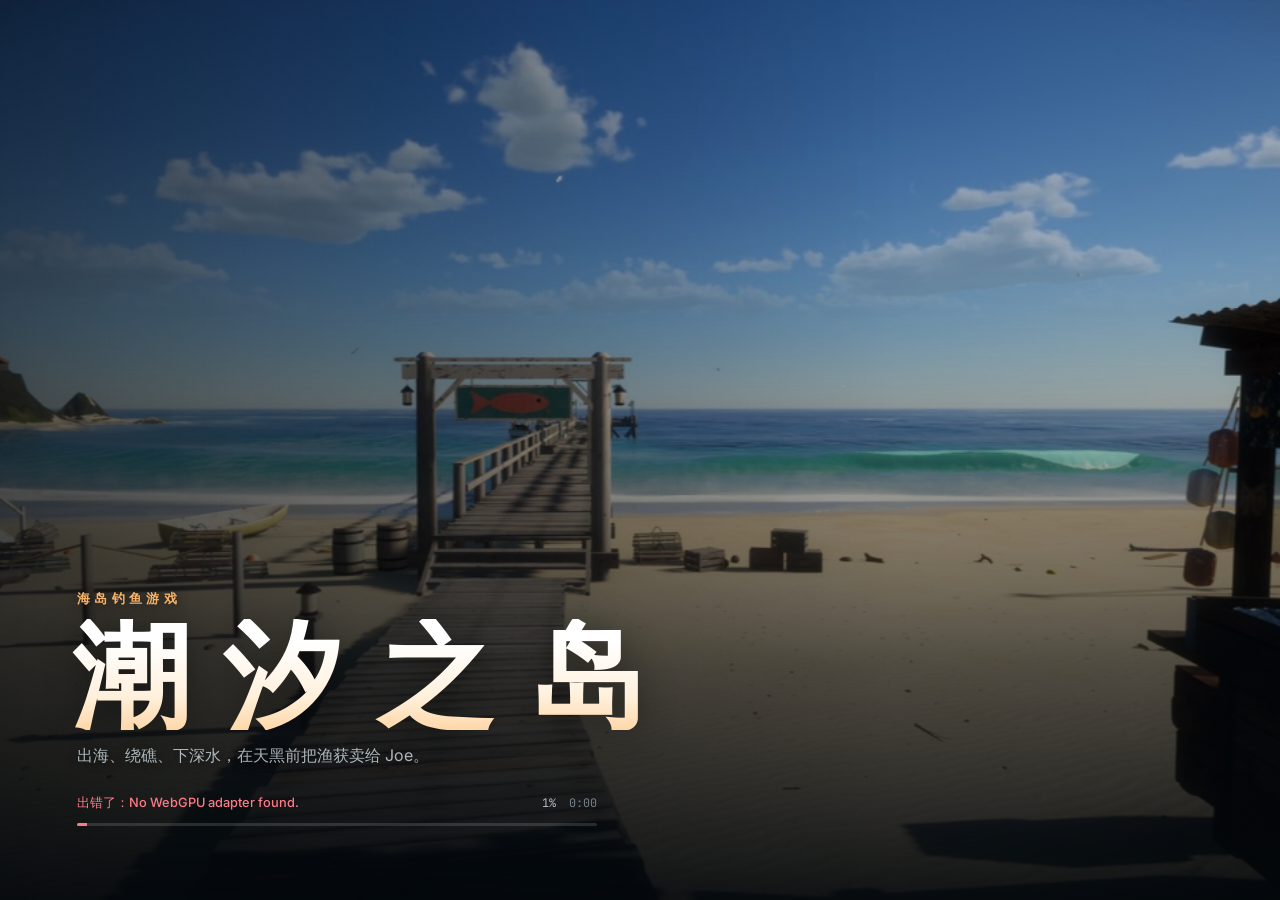
<file: public/tidewater/index.html>
<!doctype html>
<html lang="zh-CN">
<head>
	<meta charset="utf-8" />
	<meta name="viewport" content="width=device-width, initial-scale=1" />
	<title>Tidewater · 潮汐之岛</title>
	<link rel="preload" as="image" href="ui/keyart-720.jpg" imagesrcset="ui/keyart-720.jpg 1280w, ui/keyart.jpg 2560w" imagesizes="100vw" />
	<link rel="preconnect" href="https://fonts.googleapis.com" />
	<link rel="preconnect" href="https://fonts.gstatic.com" crossorigin />
	<link href="https://fonts.googleapis.com/css2?family=Inter:wght@400;500;600;700&family=JetBrains+Mono:wght@400;500&family=Caveat+Brush&family=Kalam:wght@400;700&display=swap" rel="stylesheet" />
	<style>html,body{background:#000;width:100%;height:100%;margin:0;padding:0;overflow:hidden}#app,#app canvas{display:block}#fps{z-index:50;color:#e8f6ff;pointer-events:none;-webkit-backdrop-filter:blur(8px);letter-spacing:.02em;background:#080e168c;border-radius:6px;padding:5px 9px;font:500 12px/1.2 JetBrains Mono,ui-monospace,monospace;position:fixed;top:10px;left:12px}</style>
  <script type="module" crossorigin src="./assets/index-CSNu-WaV.js"></script>
  <link rel="modulepreload" crossorigin href="./assets/GPU-CCgDO5fU.js">
  <link rel="modulepreload" crossorigin href="./assets/Frame-Baeda3sr.js">
  <link rel="stylesheet" crossorigin href="./assets/index-DSeFIWrR.css">
</head>
<body>
	<div id="app"></div>
	<div id="fps">-- fps</div>
	<div id="loader" role="status" aria-live="polite" aria-label="加载 Tidewater">
		<img class="loader-art" src="ui/keyart-720.jpg" srcset="ui/keyart-720.jpg 1280w, ui/keyart.jpg 2560w" sizes="100vw" alt="" decoding="async" fetchpriority="high" onload="this.classList.add('is-in')" />
		<div class="loader-scrim"></div>
		<div class="loader-inner">
			<div class="loader-brand">
				<p class="loader-kicker">海岛钓鱼游戏</p>
				<h1 class="loader-title">潮汐之岛</h1>
				<p class="loader-tagline">出海、绕礁、下深水，在天黑前把渔获卖给 Joe。</p>
			</div>
			<div class="loader-panel">
				<div class="loader-row">
					<span class="loader-status">正在启动…</span>
					<span class="loader-meta"><span class="loader-pct">0%</span><span class="loader-time">0:00</span></span>
				</div>
				<div class="loader-bar"><div class="loader-fill"></div><div class="loader-glint"></div></div>
				<div class="loader-note">首次启动需要编译着色器，可能要等一两分钟。之后访问会快很多。</div>
				<div class="loader-tips">
					<span class="loader-tip-label">小提示</span>
					<div class="loader-tip-list">
						<p class="loader-tip">按 <kbd>R</kbd> 拿出钓竿。按住鼠标左键蓄力，松开甩竿：按得越久，甩得越远。</p>
						<p class="loader-tip">盯紧浮标。先点几下，然后被拽下水：在那一刻按下鼠标左键刺鱼。</p>
						<p class="loader-tip">搏鱼时按住收线，但要把线的张力保持在绿区。鱼发力冲的时候松手，否则线会断。</p>
						<p class="loader-tip">哪里能钓到什么鱼，取决于你选的水域：浅滩、礁区、断崖外的深水，还有一天中的时间。</p>
						<p class="loader-tip">码头边鱼摊的 Joe 会收你的渔获。鱼越重越值钱，尽量带大的回去。</p>
						<p class="loader-tip">船屋的 Marta 卖升级装备：更强的鱼线、更快的渔轮、更大的船舱、更多燃料和探鱼器。</p>
						<p class="loader-tip">在船边按 <kbd>E</kbd> 登船，到舵轮再按 <kbd>E</kbd> 掌舵，再按一次即可离开，在甲板上走动。</p>
						<p class="loader-tip">按 <kbd>I</kbd> 打开冷藏箱和鱼类图鉴。从 Marta 那买的甲板灯能让你夜间垂钓。</p>
					</div>
				</div>
			</div>
		</div>
	</div>
</body>
</html>
</file>
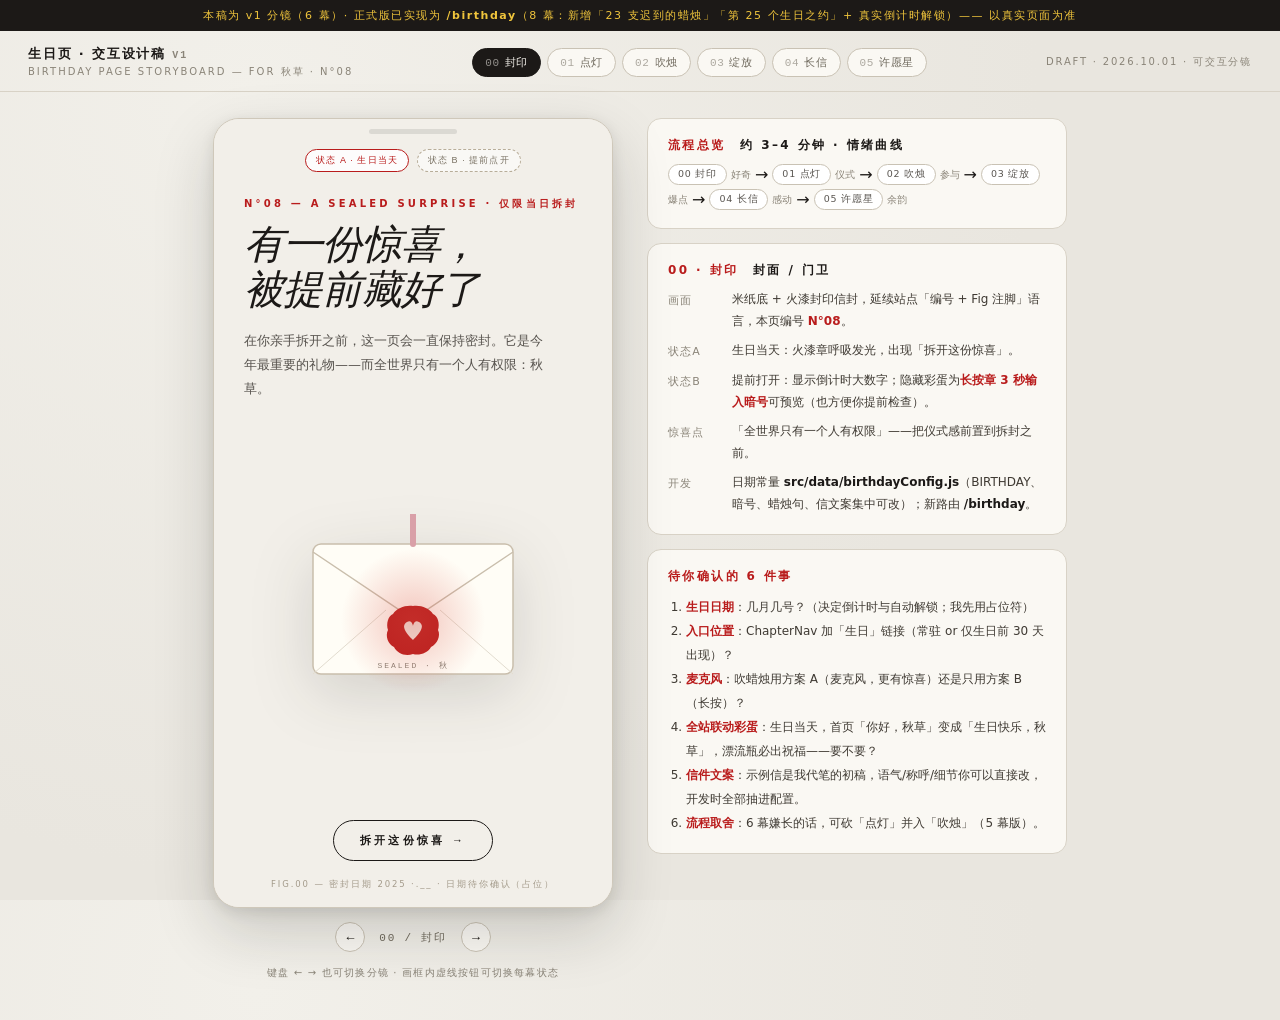
<file: design/birthday-mockup.html>
<!doctype html>
<html lang="zh-CN">
<head>
<meta charset="UTF-8" />
<meta name="viewport" content="width=device-width, initial-scale=1.0" />
<title>生日页 · 交互设计稿 v1 — For 秋草</title>
<style>
  /* ============ 设计稿工作台（非页面本体） ============ */
  * { margin: 0; padding: 0; box-sizing: border-box; }
  html, body { height: 100%; }
  body {
    font-family: "PingFang SC", "Microsoft Yahei", "Helvetica Neue", system-ui, sans-serif;
    background: #e9e6df;
    background-image: radial-gradient(circle at 20% 10%, #f2f0ea 0%, #e9e6df 60%);
    color: #1c1917;
    display: flex; flex-direction: column; min-height: 100vh;
  }
  .serif { font-family: Georgia, "Times New Roman", "Songti SC", serif; }
  .mono { font-family: "SF Mono", ui-monospace, Menlo, monospace; }

  /* ---------- 顶栏 ---------- */
  .topbar {
    display: flex; align-items: center; justify-content: space-between; gap: 16px;
    padding: 14px 28px 12px;
    border-bottom: 1px solid #d8d2c6;
    flex-wrap: wrap;
  }
  .topbar .brand { display: flex; flex-direction: column; gap: 2px; }
  .topbar .brand b { font-size: 13px; letter-spacing: 0.14em; }
  .topbar .brand span { font-size: 10px; letter-spacing: 0.2em; color: #8a8478; text-transform: uppercase; }
  .flow { display: flex; align-items: center; gap: 6px; flex-wrap: wrap; }
  .step-btn {
    border: 1px solid #c9c2b4; background: #faf8f3; color: #6e685c;
    font-size: 11px; letter-spacing: 0.06em; padding: 6px 12px; border-radius: 999px;
    cursor: pointer; transition: all .18s ease; white-space: nowrap;
  }
  .step-btn:hover { border-color: #1c1917; color: #1c1917; }
  .step-btn.on { background: #1c1917; color: #f2efe9; border-color: #1c1917; }
  .step-btn .no { opacity: .55; margin-right: 5px; font-family: ui-monospace, Menlo, monospace; }
  .topbar .meta { font-size: 10px; letter-spacing: .18em; color: #8a8478; text-transform: uppercase; }

  /* ---------- 主舞台 ---------- */
  .stage {
    flex: 1; display: flex; gap: 34px; align-items: flex-start; justify-content: center;
    padding: 26px 28px 40px; flex-wrap: wrap;
  }

  /* ---------- 手机画框 ---------- */
  .frame-wrap { display: flex; flex-direction: column; align-items: center; gap: 14px; }
  .frame {
    width: 400px; height: 790px; border-radius: 26px; overflow: hidden;
    border: 1px solid #cfc8ba;
    box-shadow: 0 24px 60px rgba(28,25,23,.18), 0 4px 14px rgba(28,25,23,.10);
    position: relative; background: #f2efe9;
  }
  .frame::after { /* 顶部小刘海点缀，示意手机端 */
    content: ""; position: absolute; top: 10px; left: 50%; transform: translateX(-50%);
    width: 88px; height: 5px; border-radius: 4px; background: rgba(28,25,23,.10); z-index: 90;
    pointer-events: none;
  }
  .frame-nav { display: flex; align-items: center; gap: 14px; font-size: 11px; letter-spacing: .16em; color: #6e685c; }
  .frame-nav button {
    border: 1px solid #c9c2b4; background: #faf8f3; width: 30px; height: 30px; border-radius: 50%;
    cursor: pointer; font-size: 13px; color: #1c1917; transition: all .18s ease;
  }
  .frame-nav button:hover { background: #1c1917; color: #f2efe9; border-color: #1c1917; }

  /* ---------- 场景通用 ---------- */
  .scene { display: none; position: absolute; inset: 0; }
  .scene.on { display: block; }
  .view { display: none; position: absolute; inset: 0; }
  .view.on { display: block; }
  .eyebrow {
    font-size: 10px; letter-spacing: .32em; text-transform: uppercase; font-weight: 600;
    color: #b91c1c;
  }
  .dark .eyebrow { color: #e8a79b; }
  .h1 {
    font-family: Georgia, "Times New Roman", "Songti SC", serif; font-style: italic;
    font-weight: 500; letter-spacing: -0.02em; line-height: 1.12;
  }
  .body { font-size: 13px; line-height: 1.85; }
  .fig {
    position: absolute; bottom: 16px; left: 0; right: 0; text-align: center;
    font-size: 8.5px; letter-spacing: .22em; text-transform: uppercase; color: #a39a8a;
  }
  .dark .fig { color: #6f665a; }

  /* 场景内的小状态切换器（演示用，开发时为真实交互） */
  .demo-toggles {
    position: absolute; top: 30px; left: 0; right: 0; z-index: 80;
    display: flex; justify-content: center; gap: 8px;
  }
  .demo-toggles button {
    font-size: 9px; letter-spacing: .12em; padding: 4px 10px; border-radius: 999px;
    border: 1px dashed #b8ad99; background: rgba(255,255,255,.55); color: #7a7264; cursor: pointer;
  }
  .demo-toggles button.on { border-style: solid; border-color: #b91c1c; color: #b91c1c; background: rgba(255,255,255,.85); }
  .dark .demo-toggles button { background: rgba(255,255,255,.06); color: #a89e8d; border-color: #6f665a; }
  .dark .demo-toggles button.on { color: #f0c53c; border-color: #f0c53c; background: rgba(240,197,60,.08); }
  .demo-hint {
    position: absolute; top: 56px; left: 0; right: 0; text-align: center; z-index: 80;
    font-size: 8.5px; letter-spacing: .14em; color: #a39a8a;
  }
  .dark .demo-hint { color: #6f665a; }

  /* ============ 00 · 封印 ============ */
  .sc0 { background: #f2efe9; }
  .sc0 .inner { position: absolute; inset: 0; padding: 78px 30px 46px; display: flex; flex-direction: column; }
  .sc0 .h1 { font-size: 40px; margin-top: 12px; }
  .sc0 .body { color: #57534e; margin-top: 16px; max-width: 300px; }
  .seal-stage { flex: 1; display: flex; align-items: center; justify-content: center; position: relative; }
  .envelope-wrap { position: relative; filter: drop-shadow(0 18px 30px rgba(28,25,23,.14)); }
  .seal-glow {
    position: absolute; left: 50%; top: 58%; transform: translate(-50%,-50%);
    width: 150px; height: 150px; border-radius: 50%;
    background: radial-gradient(circle, rgba(217,79,67,.32) 0%, rgba(217,79,67,0) 68%);
    animation: pulse 2.8s ease-in-out infinite;
  }
  @keyframes pulse { 0%,100% { opacity:.55; transform: translate(-50%,-50%) scale(1); } 50% { opacity:1; transform: translate(-50%,-50%) scale(1.12); } }
  .open-btn {
    margin-top: 8px; align-self: center;
    border: 1px solid #1c1917; border-radius: 999px; padding: 12px 26px;
    font-size: 11px; letter-spacing: .3em; text-transform: uppercase; font-weight: 600;
    background: transparent; color: #1c1917;
  }
  .count-stage { text-align: center; }
  .count-num {
    font-family: Georgia, serif; font-style: italic; font-size: 120px; line-height: 1;
    color: #1c1917; letter-spacing: -0.04em;
  }
  .count-label { font-size: 11px; letter-spacing: .3em; color: #8a8478; margin-top: 6px; }
  .count-tip {
    margin: 26px auto 0; max-width: 280px; background: #fffdf6; border: 1px solid #e5ded0;
    border-radius: 12px; padding: 12px 16px; font-size: 11px; line-height: 1.8; color: #6e685c;
    box-shadow: 0 8px 22px rgba(28,25,23,.07);
  }
  .count-tip b { color: #b91c1c; font-weight: 600; }

  /* ============ 01 · 点灯 ============ */
  .sc1 { background: #171310; }
  .sc1 .inner { position: absolute; inset: 0; padding: 74px 30px 46px; display: flex; flex-direction: column; color: #efe7d8; }
  .sc1 .h1 { font-size: 38px; margin-top: 12px; color: #f5efe4; }
  .sc1 .body { color: #b0a692; margin-top: 14px; max-width: 300px; }
  .cake-stage { flex: 1; display: flex; align-items: center; justify-content: center; position: relative; }
  .cake-glow {
    position: absolute; left: 50%; top: 42%; transform: translate(-50%,-50%);
    width: 300px; height: 300px; border-radius: 50%;
    background: radial-gradient(circle, rgba(240,180,70,.20) 0%, rgba(240,180,70,0) 65%);
    opacity: 0; transition: opacity 1.4s ease;
  }
  .cake-glow.lit { opacity: 1; }
  .tap-hint {
    position: absolute; left: 50%; top: 31%; transform: translate(-50%,-50%);
    width: 74px; height: 74px; border-radius: 50%; border: 1.5px dashed #c98a3a;
    animation: hintPulse 2s ease-in-out infinite;
  }
  @keyframes hintPulse { 0%,100% { transform: translate(-50%,-50%) scale(1); opacity:.9; } 50% { transform: translate(-50%,-50%) scale(1.16); opacity:.45; } }
  .tap-label {
    position: absolute; left: 50%; top: 24.5%; transform: translate(-50%,0);
    font-size: 9px; letter-spacing: .3em; color: #e0a35a; text-transform: uppercase;
  }
  .wish-line {
    position: absolute; bottom: 88px; left: 30px; right: 30px; text-align: center;
    font-family: Georgia, serif; font-style: italic; font-size: 15px; color: #f0c53c;
    opacity: 0; transform: translateY(8px); transition: all 1.2s ease .4s;
  }
  .wish-line.lit { opacity: 1; transform: translateY(0); }
  .wish-line small { display: block; margin-top: 6px; font-size: 8.5px; letter-spacing: .26em; color: #8a7f6d; font-family: inherit; }

  /* 火苗动画 */
  .flame { transform-origin: 150px 84px; animation: flicker 1.1s ease-in-out infinite; }
  @keyframes flicker {
    0%,100% { transform: scale(1) rotate(-1.6deg); }
    30% { transform: scale(1.08,0.94) rotate(1.8deg); }
    60% { transform: scale(0.94,1.06) rotate(-2.2deg); }
  }
  .flame-hidden { opacity: 0; }
  .smoke { stroke-dasharray: 60; stroke-dashoffset: 60; animation: smokeUp 3.2s ease-out infinite; }
  @keyframes smokeUp { 0% { stroke-dashoffset: 60; opacity: 0; } 25% { opacity: .5; } 100% { stroke-dashoffset: -20; opacity: 0; } }

  /* ============ 02 · 吹烛 ============ */
  .sc2 { background: #221b13; }
  .sc2 .inner { position: absolute; inset: 0; padding: 74px 30px 46px; display: flex; flex-direction: column; color: #efe7d8; }
  .sc2 .h1 { font-size: 36px; margin-top: 12px; color: #f5efe4; }
  .sc2 .body { color: #b0a692; margin-top: 14px; max-width: 310px; }
  .mic-stage { flex: 1; display: flex; flex-direction: column; align-items: center; justify-content: center; gap: 20px; }
  .mic-ring { position: relative; width: 130px; height: 130px; display: flex; align-items: center; justify-content: center; }
  .mic-ring .r {
    position: absolute; inset: 0; border-radius: 50%; border: 1px solid rgba(240,197,60,.4);
    animation: wave 2.6s ease-out infinite;
  }
  .mic-ring .r:nth-child(2) { animation-delay: .85s; }
  .mic-ring .r:nth-child(3) { animation-delay: 1.7s; }
  @keyframes wave { 0% { transform: scale(.55); opacity: 0; } 30% { opacity: 1; } 100% { transform: scale(1.35); opacity: 0; } }
  .mic-core {
    width: 64px; height: 64px; border-radius: 50%; background: rgba(240,197,60,.12);
    border: 1.5px solid #f0c53c; display: flex; align-items: center; justify-content: center; font-size: 26px;
  }
  .mic-tip { font-size: 10px; letter-spacing: .26em; text-transform: uppercase; color: #e0a35a; }
  .mic-privacy { font-size: 10px; color: #7a7264; max-width: 260px; text-align: center; line-height: 1.9; }
  .blow-btn {
    border: 1px solid #f0c53c; color: #f0c53c; background: transparent; border-radius: 999px;
    padding: 12px 30px; font-size: 11px; letter-spacing: .3em; text-transform: uppercase;
    display: flex; align-items: center; gap: 12px;
  }
  .blow-btn .ring-progress {
    width: 14px; height: 14px; border-radius: 50%; border: 2px solid #f0c53c;
    background: conic-gradient(#f0c53c 0 62%, transparent 62% 100%);
  }
  .blow-sub { font-size: 9px; letter-spacing: .2em; color: #8a7f6d; text-transform: uppercase; }

  /* ============ 03 · 绽放 ============ */
  .sc3a { background: #050505; }
  .sc3a .glow-text {
    position: absolute; top: 42%; left: 0; right: 0; text-align: center;
    font-family: Georgia, serif; font-style: italic; font-size: 30px; color: #f5efe4;
    text-shadow: 0 0 26px rgba(245,239,228,.55), 0 0 60px rgba(240,197,60,.35);
    animation: glowIn 2.6s ease-out both;
  }
  .sc3a .glow-sub {
    position: absolute; top: 54%; left: 0; right: 0; text-align: center;
    font-size: 10px; letter-spacing: .4em; color: #8a7f6d; text-transform: uppercase;
    animation: glowIn 2.6s ease-out .8s both;
  }
  @keyframes glowIn { 0% { opacity: 0; filter: blur(6px); } 100% { opacity: 1; filter: blur(0); } }
  .sc3b { background: #f2efe9; }
  .sc3b .inner { position: absolute; inset: 0; padding: 70px 0 46px; display: flex; flex-direction: column; }
  .sc3b .h1 { font-size: 32px; text-align: center; color: #1c1917; }
  .sc3b .sub { text-align: center; font-size: 10px; letter-spacing: .3em; color: #a39a8a; text-transform: uppercase; margin-top: 10px; }
  .firework { position: absolute; }
  .fw-line { stroke-dasharray: 2 6; animation: fwSpin 5s linear infinite; transform-origin: center; }
  @keyframes fwSpin { to { transform: rotate(360deg); } }
  .popup {
    position: absolute; width: 128px; border-radius: 8px; padding: 7px;
    box-shadow: 0 4px 15px rgba(0,0,0,.18), inset 0 1px 0 rgba(255,255,255,.4);
    border: 1px solid rgba(255,255,255,.5); animation: floaty 3.4s ease-in-out infinite;
  }
  @keyframes floaty { 0%,100% { transform: translateY(0); } 50% { transform: translateY(-7px); } }
  .popup .bar { display: flex; justify-content: space-between; font-size: 8px; opacity: .65; border-bottom: 1px solid currentColor; padding-bottom: 4px; }
  .popup .msg { text-align: center; padding: 12px 2px; font-size: 12px; font-weight: 600; letter-spacing: .06em; }
  .popup .ctrl { display: flex; justify-content: flex-end; gap: 6px; font-size: 8px; opacity: .6; border-top: 1px solid currentColor; padding-top: 4px; }

  /* ============ 04 · 长信 ============ */
  .sc4 { background: #f2efe9; }
  .sc4 .inner { position: absolute; inset: 0; padding: 70px 26px 46px; display: flex; flex-direction: column; }
  .letter {
    flex: 1; margin-top: 16px; background: #fffdf6; border: 1px solid #e5ded0; border-radius: 14px;
    box-shadow: 0 14px 34px rgba(28,25,23,.10); padding: 24px 22px 56px; position: relative; overflow: hidden;
  }
  .letter::before { /* 信纸横线 */
    content: ""; position: absolute; inset: 64px 18px 18px;
    background-image: repeating-linear-gradient(transparent 0 27px, rgba(28,25,23,.06) 27px 28px);
    pointer-events: none;
  }
  .letter .to { font-size: 11px; letter-spacing: .4em; color: #b91c1c; text-transform: uppercase; }
  .letter p { font-family: Georgia, "Songti SC", serif; font-size: 12.5px; line-height: 28px; color: #292524; position: relative; }
  .letter .sign { text-align: right; margin-top: 10px; }
  .letter .stamp {
    position: absolute; right: 16px; bottom: 14px; transform: rotate(-7deg);
    border: 1.6px solid rgba(185,28,28,.75); color: rgba(185,28,28,.85); border-radius: 6px;
    padding: 5px 7px; font-size: 9px; letter-spacing: .18em; text-align: center; line-height: 1.7;
    background: rgba(185,28,28,.03);
  }
  .letter .cursor { display: inline-block; width: 1px; height: 14px; background: #b91c1c; vertical-align: -2px; animation: caret 1s steps(2) infinite; }
  @keyframes caret { 50% { opacity: 0; } }
  .meta-row {
    margin-top: 14px; display: flex; justify-content: center; gap: 14px;
    font-size: 9px; letter-spacing: .18em; color: #8a8478; text-transform: uppercase; flex-wrap: wrap;
  }

  /* ============ 05 · 许愿星 ============ */
  .sc5 { background: linear-gradient(180deg, #161d38 0%, #232a52 46%, #4a4570 78%, #7a6684 100%); }
  .sc5 .fig { color: #d8d2e6; text-shadow: 0 1px 8px rgba(22,29,56,.65); }
  .sc5 .inner { position: absolute; inset: 0; padding: 74px 30px 46px; display: flex; flex-direction: column; color: #efe7d8; }
  .sc5 .eyebrow { color: #f0c53c; }
  .sc5 .h1 { font-size: 34px; margin-top: 12px; color: #f8f4ea; }
  .sc5 .body { color: #c9c2d8; margin-top: 14px; max-width: 300px; }
  .star { position: absolute; border-radius: 50%; background: #fff7e0; animation: twinkle 3s ease-in-out infinite; }
  @keyframes twinkle { 0%,100% { opacity: .25; } 50% { opacity: 1; } }
  .meteor {
    position: absolute; width: 130px; height: 1.5px; top: 26%; right: -140px;
    background: linear-gradient(90deg, rgba(255,247,224,0), #fff7e0);
    transform: rotate(18deg); animation: shoot 4.5s ease-in infinite;
  }
  @keyframes shoot { 0%,55% { right: -140px; opacity: 0; } 60% { opacity: 1; } 100% { right: 68%; opacity: 0; } }
  .wish-card {
    margin-top: auto; margin-bottom: 30px; background: rgba(255,253,246,.94); border-radius: 14px;
    padding: 18px 18px 16px; color: #292524; box-shadow: 0 16px 40px rgba(0,0,0,.3); position: relative;
  }
  .wish-card .cap { font-size: 9px; letter-spacing: .3em; color: #b91c1c; text-transform: uppercase; }
  .wish-card .input {
    margin-top: 10px; border: none; border-bottom: 1px dashed #b8ad99; background: transparent;
    font-family: Georgia, serif; font-style: italic; font-size: 15px; color: #292524; width: 100%; padding: 4px 0 8px; outline: none;
  }
  .wish-card .input::placeholder { color: #b8ad99; }
  .wish-card .btn {
    margin-top: 14px; width: 100%; border: 1px solid #1c1917; background: #1c1917; color: #f2efe9;
    border-radius: 999px; padding: 10px 0; font-size: 10px; letter-spacing: .3em; text-transform: uppercase;
  }
  .star-badge { display: flex; align-items: center; gap: 10px; margin-top: 12px; }
  .star-badge .dot { width: 12px; height: 12px; border-radius: 50%; background: #f0c53c; box-shadow: 0 0 14px rgba(240,197,60,.9); animation: twinkle 2.2s ease-in-out infinite; }
  .star-badge .txt { font-size: 10px; letter-spacing: .12em; color: #c9c2d8; line-height: 1.7; }

  /* ---------- 右侧说明面板 ---------- */
  .panel { width: 420px; max-width: 94vw; display: flex; flex-direction: column; gap: 14px; }
  .panel-card {
    background: #faf8f3; border: 1px solid #d8d2c6; border-radius: 14px; padding: 18px 20px;
  }
  .panel-card h3 { font-size: 12px; letter-spacing: .2em; text-transform: uppercase; color: #b91c1c; margin-bottom: 10px; }
  .panel-card h3 em { font-style: normal; color: #1c1917; margin-left: 8px; }
  .panel-card dl { display: grid; grid-template-columns: 52px 1fr; gap: 8px 12px; font-size: 12px; line-height: 1.8; }
  .panel-card dt { color: #8a8478; letter-spacing: .1em; font-size: 11px; padding-top: 2px; }
  .panel-card dd { color: #3f3a33; }
  .panel-card dd b { color: #b91c1c; font-weight: 600; }
  .panel-card .k { color: #1c1917; font-weight: 600; }
  .scene-notes { display: none; }
  .scene-notes.on { display: block; }
  .confirm-list { font-size: 12px; line-height: 2.0; color: #3f3a33; }
  .confirm-list li { margin-left: 18px; }
  .confirm-list b { color: #b91c1c; }
  .flow-map { display: flex; align-items: center; gap: 4px; flex-wrap: wrap; margin-top: 6px; }
  .flow-map .node {
    font-size: 9.5px; letter-spacing: .08em; border: 1px solid #c9c2b4; border-radius: 999px; padding: 3px 9px;
    color: #57534e; background: #fff;
  }
  .flow-map .emo { font-size: 10px; color: #8a8478; }
  .kbd-tip { font-size: 10px; color: #8a8478; letter-spacing: .12em; text-align: center; }
</style>
</head>
<body>

<div style="background:#1c1917;color:#f0c53c;font-size:11px;letter-spacing:.14em;text-align:center;padding:8px 16px;">
  本稿为 v1 分镜（6 幕）· 正式版已实现为 <b>/birthday</b>（8 幕：新增「23 支迟到的蜡烛」「第 25 个生日之约」+ 真实倒计时解锁）—— 以真实页面为准
</div>

<header class="topbar">
  <div class="brand">
    <b>生日页 · 交互设计稿 <span class="mono">v1</span></b>
    <span>Birthday Page Storyboard — For 秋草 · N°08</span>
  </div>
  <nav class="flow" id="flow">
    <button class="step-btn on" data-i="0"><span class="no">00</span>封印</button>
    <button class="step-btn" data-i="1"><span class="no">01</span>点灯</button>
    <button class="step-btn" data-i="2"><span class="no">02</span>吹烛</button>
    <button class="step-btn" data-i="3"><span class="no">03</span>绽放</button>
    <button class="step-btn" data-i="4"><span class="no">04</span>长信</button>
    <button class="step-btn" data-i="5"><span class="no">05</span>许愿星</button>
  </nav>
  <div class="meta">Draft · 2026.10.01 · 可交互分镜</div>
</header>

<main class="stage">
  <!-- ============ 画框 ============ -->
  <section class="frame-wrap">
    <div class="frame" id="frame">

      <!-- ===== 场景 00 · 封印 ===== -->
      <div class="scene sc0 on" data-s="0">
        <div class="demo-toggles">
          <button class="on" data-v="a">状态 A · 生日当天</button>
          <button data-v="b">状态 B · 提前点开</button>
        </div>

        <!-- A：当天可拆 -->
        <div class="view on" data-view="a">
          <div class="inner">
            <p class="eyebrow">N°08 — A Sealed Surprise · 仅限当日拆封</p>
            <h1 class="h1">有一份惊喜，<br/>被提前藏好了</h1>
            <p class="body">在你亲手拆开之前，这一页会一直保持密封。它是今年最重要的礼物——而全世界只有一个人有权限：秋草。</p>
            <div class="seal-stage">
              <div class="envelope-wrap">
                <div class="seal-glow"></div>
                <svg width="230" height="180" viewBox="0 0 230 180">
                  <!-- 信封 -->
                  <rect x="15" y="30" width="200" height="130" rx="8" fill="#fffdf6" stroke="#c9beac" stroke-width="1.5"/>
                  <path d="M15 38 L115 105 L215 38" fill="none" stroke="#c9beac" stroke-width="1.5"/>
                  <path d="M15 160 L88 96 M215 160 L142 96" stroke="#e2dccf" stroke-width="1"/>
                  <!-- 火漆章 -->
                  <g transform="translate(115 118)">
                    <path d="M0,-26 C8,-27 16,-24 20,-18 C25,-16 27,-8 25,-2 C28,4 24,12 18,15 C15,21 6,24 0,22 C-8,25 -16,21 -19,15 C-25,12 -28,4 -25,-2 C-27,-8 -25,-16 -20,-18 C-16,-24 -8,-27 0,-26 Z" fill="#b91c1c"/>
                    <path d="M0,8 C-6,2 -13,-6 -6,-10 C-1,-13 0,-6 0,-6 C0,-6 1,-13 6,-10 C13,-6 6,2 0,8 Z" fill="#f2efe9"/>
                    <text y="36" text-anchor="middle" font-size="8" letter-spacing="2" fill="#8a8478" font-family="monospace">SEALED · 秋</text>
                  </g>
                  <!-- 缎带 -->
                  <path d="M115 30 L115 0" stroke="#d9a0a8" stroke-width="6" stroke-linecap="round"/>
                </svg>
              </div>
            </div>
            <button class="open-btn">拆开这份惊喜 →</button>
          </div>
          <p class="fig">Fig.00 — 密封日期 2025 ·.__ · 日期待你确认（占位）</p>
        </div>

        <!-- B：提前点开 → 倒计时 -->
        <div class="view" data-view="b">
          <div class="inner">
            <p class="eyebrow">Not Yet — 它还不想被看到</p>
            <h1 class="h1">嘘——<br/>还差一点日子</h1>
            <p class="body">这份礼物设了闹钟：只有到那一天，它才会自己醒来。在那之前，它替你数着日子。</p>
            <div class="seal-stage count-stage">
              <div>
                <div class="count-num">15</div>
                <div class="count-label">DAYS TO GO · 天后拆封</div>
              </div>
              <div class="count-tip">小彩蛋：长按火漆章 <b>3 秒</b>，可以输入只有我们俩知道的暗号——提前预览一次（方便你先检查礼物，也方便我演示给你看）。</div>
            </div>
          </div>
          <p class="fig">Fig.00-B — 非生日当天自动进入倒计时态</p>
        </div>
      </div>

      <!-- ===== 场景 01 · 点灯 ===== -->
      <div class="scene sc1 dark" data-s="1">
        <div class="demo-toggles">
          <button data-v="a">点亮前</button>
          <button class="on" data-v="b">点亮后</button>
        </div>
        <p class="demo-hint">（开发时：点击烛芯即点亮，火光渐亮 1.4s）</p>

        <!-- A：点亮前 -->
        <div class="view" data-view="a">
          <div class="inner">
            <p class="eyebrow">Step 01 · Turn Off The Lights</p>
            <h1 class="h1">先把灯关掉</h1>
            <p class="body">今晚，这个页面里没有时差，也没有别的大陆。点亮这根蜡烛——它亮起的那一秒，你的生日就正式开始了。</p>
            <div class="cake-stage">
              <span class="tap-hint"></span>
              <span class="tap-label">点 我</span>
              <svg width="280" height="300" viewBox="0 0 300 300">
                <!-- 盘子 -->
                <ellipse cx="150" cy="262" rx="112" ry="15" fill="#241f18" stroke="#4a4234" stroke-width="1.4"/>
                <!-- 底层蛋糕 -->
                <rect x="68" y="192" width="164" height="66" rx="12" fill="#2b241b" stroke="#6b6150" stroke-width="1.6"/>
                <path d="M68 204 q10 12 20 0 q10 -12 20 0 q10 12 20 0 q10 -12 20 0 q10 12 20 0 q10 -12 20 0 q10 12 20 0 q10 -12 24 0" fill="none" stroke="#6b6150" stroke-width="1.4"/>
                <!-- 上层蛋糕 -->
                <rect x="98" y="132" width="104" height="58" rx="10" fill="#2b241b" stroke="#6b6150" stroke-width="1.6"/>
                <path d="M98 143 q9 11 18 0 q9 -11 18 0 q9 11 18 0 q9 -11 18 0 q9 11 18 0 q9 -11 14 0" fill="none" stroke="#6b6150" stroke-width="1.4"/>
                <!-- 小果点缀 -->
                <circle cx="118" cy="160" r="4" fill="#5d3a3a" stroke="#7d5252" stroke-width="1"/>
                <circle cx="182" cy="158" r="4" fill="#5d3a3a" stroke="#7d5252" stroke-width="1"/>
                <!-- 蜡烛（未点燃：灰芯） -->
                <rect x="144" y="92" width="12" height="42" rx="4" fill="#332a1e" stroke="#6b6150" stroke-width="1.4"/>
                <path d="M146 100 L154 106 M146 112 L154 118 M146 124 L154 130" stroke="#6b6150" stroke-width="1.4"/>
                <line x1="150" y1="92" x2="150" y2="86" stroke="#6b6150" stroke-width="1.6" stroke-linecap="round"/>
              </svg>
            </div>
          </div>
          <p class="fig">Fig.01 — 房间熄灯，蛋糕隐在黑暗里，虚线圈提示点烛芯</p>
        </div>

        <!-- B：点亮后 -->
        <div class="view on" data-view="b">
          <div class="inner">
            <p class="eyebrow">Step 01 · The First Light</p>
            <h1 class="h1">生日，正式开始</h1>
            <p class="body">看，它把你照得比昨天更亮了一点。接下来每点亮一根小火苗，我都会说一句藏了一年的话。</p>
            <div class="cake-stage">
              <div class="cake-glow lit"></div>
              <svg width="280" height="300" viewBox="0 0 300 300">
                <!-- 盘子 -->
                <ellipse cx="150" cy="262" rx="112" ry="15" fill="#f1e8da" stroke="#c9beac" stroke-width="1.4"/>
                <!-- 底层蛋糕 -->
                <rect x="68" y="192" width="164" height="66" rx="12" fill="#fff6ea" stroke="#8f8779" stroke-width="1.6"/>
                <path d="M68 204 q10 12 20 0 q10 -12 20 0 q10 12 20 0 q10 -12 20 0 q10 12 20 0 q10 -12 20 0 q10 12 20 0 q10 -12 24 0" fill="none" stroke="#d9a0a8" stroke-width="1.6"/>
                <!-- 上层蛋糕 -->
                <rect x="98" y="132" width="104" height="58" rx="10" fill="#fff6ea" stroke="#8f8779" stroke-width="1.6"/>
                <path d="M98 143 q9 11 18 0 q9 -11 18 0 q9 11 18 0 q9 -11 18 0 q9 11 18 0 q9 -11 14 0" fill="none" stroke="#d9a0a8" stroke-width="1.6"/>
                <!-- 小果点缀 -->
                <circle cx="118" cy="160" r="4.4" fill="#c0392b" stroke="#8f2a20" stroke-width="1"/>
                <circle cx="182" cy="158" r="4.4" fill="#c0392b" stroke="#8f2a20" stroke-width="1"/>
                <circle cx="150" cy="166" r="3.6" fill="#e8b4bc" stroke="#b98a94" stroke-width="1"/>
                <!-- 蜡烛（点燃：红白条纹） -->
                <rect x="144" y="92" width="12" height="42" rx="4" fill="#fffdf6" stroke="#8f8779" stroke-width="1.4"/>
                <path d="M144.8 100 L155.2 106 M144.8 112 L155.2 118 M144.8 124 L155.2 130" stroke="#c0392b" stroke-width="3.4" stroke-linecap="round"/>
                <line x1="150" y1="92" x2="150" y2="86" stroke="#57534e" stroke-width="1.6" stroke-linecap="round"/>
                <!-- 火苗 -->
                <g class="flame">
                  <circle cx="150" cy="80" r="20" fill="#f0b43c" opacity="0.16"/>
                  <ellipse cx="150" cy="79" rx="6.5" ry="11" fill="#f5a623"/>
                  <ellipse cx="150" cy="82" rx="3" ry="5.5" fill="#fde68a"/>
                </g>
              </svg>
            </div>
            <div class="wish-line lit">
              「又长大一岁的你，依然是我心里最好看的那个。」
              <small>点亮语 1 / 3 · 每句停留 3 秒后换成下一句</small>
            </div>
          </div>
          <p class="fig">Fig.01-B — 烛光晕开 · 依次浮现三句「点亮语」</p>
        </div>
      </div>

      <!-- ===== 场景 02 · 吹烛 ===== -->
      <div class="scene sc2 dark" data-s="2">
        <div class="demo-toggles">
          <button class="on" data-v="a">方案 A · 麦克风吹气</button>
          <button data-v="b">方案 B · 长按吹气</button>
        </div>

        <!-- A：麦克风 -->
        <div class="view on" data-view="a">
          <div class="inner">
            <p class="eyebrow">Step 02 · Make A Wish</p>
            <h1 class="h1">许个愿，然后吹</h1>
            <p class="body">闭上眼睛，心里数到三。愿望不许说出口——我知道就行了。然后，对着屏幕轻轻吹一口气。</p>
            <div class="mic-stage">
              <div class="mic-ring">
                <span class="r"></span><span class="r"></span><span class="r"></span>
                <div class="mic-core">🌬️</div>
              </div>
              <p class="mic-tip">检测到你的风声……</p>
              <p class="mic-privacy">麦克风只在这一页打开，只听「风声」不录音；吹灭蜡烛的瞬间，权限立刻归还。</p>
            </div>
          </div>
          <p class="fig">Fig.02-A — 吹气音量超阈值 → 火苗摇曳变剧 → 熄灭</p>
        </div>

        <!-- B：长按 -->
        <div class="view" data-view="b">
          <div class="inner">
            <p class="eyebrow">Step 02 · Make A Wish</p>
            <h1 class="h1">许个愿，然后吹</h1>
            <p class="body">不想开麦克风也没关系——长按下面这口气，把蜡烛交给你的手指。</p>
            <div class="mic-stage">
              <svg width="280" height="230" viewBox="0 0 300 300" style="overflow:visible">
                <ellipse cx="150" cy="262" rx="112" ry="15" fill="#f1e8da" stroke="#c9beac" stroke-width="1.4" opacity="0.5"/>
                <rect x="98" y="132" width="104" height="58" rx="10" fill="#fff6ea" stroke="#8f8779" stroke-width="1.6" opacity="0.85"/>
                <rect x="68" y="192" width="164" height="66" rx="12" fill="#fff6ea" stroke="#8f8779" stroke-width="1.6" opacity="0.85"/>
                <rect x="144" y="92" width="12" height="42" rx="4" fill="#fffdf6" stroke="#8f8779" stroke-width="1.4"/>
                <g class="flame">
                  <circle cx="150" cy="80" r="20" fill="#f0b43c" opacity="0.16"/>
                  <ellipse cx="150" cy="79" rx="6.5" ry="11" fill="#f5a623"/>
                  <ellipse cx="150" cy="82" rx="3" ry="5.5" fill="#fde68a"/>
                </g>
              </svg>
              <button class="blow-btn"><span class="ring-progress"></span> 按住 · 吹气</button>
              <p class="blow-sub">Hold to blow · 进度环充满即熄灭（约 1.6s）</p>
            </div>
          </div>
          <p class="fig">Fig.02-B — 麦克风被拒绝 / 桌面无声时的兜底交互</p>
        </div>
      </div>

      <!-- ===== 场景 03 · 绽放 ===== -->
      <div class="scene sc3 dark" data-s="3">
        <div class="demo-toggles">
          <button class="on" data-v="a">瞬间一 · 全黑余烟</button>
          <button data-v="b">瞬间二 · 灯光亮起</button>
        </div>

        <!-- A：黑暗瞬间 -->
        <div class="view on" data-view="a">
          <div class="sc3a" style="position:absolute;inset:0;">
            <h2 class="glow-text">生日快乐，秋草</h2>
            <p class="glow-sub">Happy Birthday, My Autumn Grass</p>
            <!-- 余烟 -->
            <svg width="80" height="120" viewBox="0 0 80 120" style="position:absolute;left:50%;top:58%;transform:translateX(-50%)">
              <path class="smoke" d="M40 116 C34 100 48 92 40 76 C34 62 46 56 40 42" fill="none" stroke="#8a8478" stroke-width="1.6" stroke-linecap="round"/>
            </svg>
            <p class="fig">Fig.03-A — 熄灭瞬间全屏沉黑 1.2s · 只有微光字浮现（悬念）</p>
          </div>
        </div>

        <!-- B：灯光亮起 + 弹窗铺满 -->
        <div class="view" data-view="b">
          <div class="sc3b" style="position:absolute;inset:0;">
            <div class="inner">
              <h2 class="h1">灯光为你重新亮起</h2>
              <p class="sub">Candles Out · Fireworks On</p>

              <!-- 烟花两朵 -->
              <svg class="firework" width="150" height="150" viewBox="0 0 150 150" style="left:16px;top:96px">
                <g class="fw-line" stroke="#c0392b" stroke-width="1.6">
                  <line x1="75" y1="20" x2="75" y2="40"/><line x1="75" y1="110" x2="75" y2="130"/>
                  <line x1="20" y1="75" x2="40" y2="75"/><line x1="110" y1="75" x2="130" y2="75"/>
                  <line x1="36" y1="36" x2="50" y2="50"/><line x1="100" y1="100" x2="114" y2="114"/>
                  <line x1="114" y1="36" x2="100" y2="50"/><line x1="50" y1="100" x2="36" y2="114"/>
                </g>
                <circle cx="75" cy="75" r="5" fill="#c0392b"/>
              </svg>
              <svg class="firework" width="120" height="120" viewBox="0 0 150 150" style="right:20px;top:170px">
                <g class="fw-line" stroke="#b0885a" stroke-width="1.5" style="animation-duration:7s;animation-direction:reverse">
                  <line x1="75" y1="18" x2="75" y2="42"/><line x1="75" y1="108" x2="75" y2="132"/>
                  <line x1="18" y1="75" x2="42" y2="75"/><line x1="108" y1="75" x2="132" y2="75"/>
                  <line x1="36" y1="36" x2="54" y2="54"/><line x1="96" y1="96" x2="114" y2="114"/>
                </g>
                <circle cx="75" cy="75" r="4.5" fill="#b0885a"/>
              </svg>

              <!-- 生日弹窗（复用 /heart 窗口语言，标题改为「生日快报」） -->
              <div class="popup" style="left:34px;top:238px;background:#ffd9df;color:#8b1d33">
                <div class="bar"><span>生日快报</span><span>01</span></div>
                <div class="msg">生日快乐！</div>
                <div class="ctrl"><span>─</span><span>□</span><span>×</span></div>
              </div>
              <div class="popup" style="right:30px;top:300px;background:#fff0c9;color:#8a6a1e;animation-delay:.5s">
                <div class="bar"><span>生日快报</span><span>02</span></div>
                <div class="msg">又一年，谢谢你出生</div>
                <div class="ctrl"><span>─</span><span>□</span><span>×</span></div>
              </div>
              <div class="popup" style="left:52px;top:404px;background:#e6e0fa;color:#4a3b8f;animation-delay:1s">
                <div class="bar"><span>我记得的事</span><span>03</span></div>
                <div class="msg">昨晚的月亮，替你点了根蜡烛</div>
                <div class="ctrl"><span>─</span><span>□</span><span>×</span></div>
              </div>
              <div class="popup" style="right:44px;top:492px;background:#ffe4e1;color:#a0522d;animation-delay:1.4s">
                <div class="bar"><span>我记得的事</span><span>04</span></div>
                <div class="msg">剥到一半的橘子，今天归你</div>
                <div class="ctrl"><span>─</span><span>□</span><span>×</span></div>
              </div>
              <div class="popup" style="left:50%;top:560px;transform:translateX(-50%);background:#1c1917;color:#f0c53c;animation-delay:1.8s">
                <div class="bar"><span>中央弹窗</span><span>05</span></div>
                <div class="msg">蛋糕归你，愿望归你，剩下的归我</div>
                <div class="ctrl"><span>─</span><span>□</span><span>×</span></div>
              </div>
            </div>
            <p class="fig">Fig.03-B — 烟花（canvas 粒子）+「生日快报」弹窗一颗颗长满全屏</p>
          </div>
        </div>
      </div>

      <!-- ===== 场景 04 · 长信 ===== -->
      <div class="scene sc4" data-s="4">
        <div class="inner">
          <p class="eyebrow">Step 03 · A Letter, Typed Slowly</p>
          <h1 class="h1" style="font-size:30px;margin-top:10px">有些话，写进信里</h1>
          <div class="letter">
            <p class="to">To 秋草 · 见字如面</p>
            <p style="margin-top:12px">这是你的第 <b style="color:#b91c1c">N</b> 个生日，也是我第一次，隔着一千八百公里和一个小时的时差参与它。好在想念不办签证——地图上的纸飞机今天加了一班，货单上只有四个字：生日快乐。</p>
            <p>愿望清单的第四行，我一直留着没敢替你填。今天想偷偷先添半行：陪你过完今年的生日，然后是下一个，再下一个，一直到最后一个。</p>
            <p>生日快乐，我的女孩。慢慢长大，别怕，我都在。<span class="cursor"></span></p>
            <div class="sign serif" style="font-style:italic">—— HHH · 写于杭州，一个想你的深夜</div>
            <div class="stamp">来 中 国<br/>带 你 去 旅 行<br/><span style="letter-spacing:.1em">有效期：终身</span></div>
          </div>
          <div class="meta-row mono">
            <span>认识第 761 天*</span><span>时差 1 小时</span><span>航线 1,800 km</span>
          </div>
        </div>
        <p class="fig">Fig.04 — 打字机逐字 60ms/字 · 点击信纸可跳过 · *数字由代码自动计算</p>
      </div>

      <!-- ===== 场景 05 · 许愿星 ===== -->
      <div class="scene sc5 dark" data-s="5">
        <div class="demo-toggles">
          <button class="on" data-v="a">封存愿望前</button>
          <button data-v="b">封存愿望后</button>
        </div>

        <!-- A：许愿 -->
        <div class="view on" data-view="a">
          <div class="inner">
            <p class="eyebrow">Step 04 · One Last Thing</p>
            <h1 class="h1">把愿望说给流星听</h1>
            <p class="body">最后一件事。写下一个今年的愿望，它会化作一颗星挂在这片夜空里——我负责每年检查一遍，看看帮你实现了没有。</p>
            <!-- 星空装饰 -->
            <span class="star" style="left:52px;top:220px;width:3px;height:3px"></span>
            <span class="star" style="left:120px;top:180px;width:2px;height:2px;animation-delay:.8s"></span>
            <span class="star" style="left:210px;top:230px;width:2.5px;height:2.5px;animation-delay:1.6s"></span>
            <span class="star" style="left:300px;top:190px;width:2px;height:2px;animation-delay:.4s"></span>
            <span class="star" style="left:330px;top:290px;width:3px;height:3px;animation-delay:2.2s"></span>
            <span class="star" style="left:70px;top:320px;width:2px;height:2px;animation-delay:1.2s"></span>
            <span class="star" style="left:260px;top:130px;width:2px;height:2px;animation-delay:2.8s"></span>
            <div class="meteor"></div>
            <!-- 许愿卡 -->
            <div class="wish-card">
              <p class="cap">许愿卡 · Wish Card · 2026</p>
              <input class="input" placeholder="我想……" readonly />
              <button class="btn">封存愿望 ✦</button>
            </div>
          </div>
          <p class="fig">Fig.05 — 流星周期性划过 · 写下的愿望升起成为新星</p>
        </div>

        <!-- B：封存后 -->
        <div class="view" data-view="b">
          <div class="inner">
            <p class="eyebrow">Sealed · 它已经在天上了</p>
            <h1 class="h1">今晚，夜空多了一颗星</h1>
            <p class="body">它现在是这片夜空里最亮的一颗。明年你生日打开这一页，它会第一个亮起来——提醒我，去年今天你许过什么。</p>
            <span class="star" style="left:52px;top:210px;width:3px;height:3px"></span>
            <span class="star" style="left:120px;top:170px;width:2px;height:2px;animation-delay:.8s"></span>
            <span class="star" style="left:210px;top:220px;width:2.5px;height:2.5px;animation-delay:1.6s"></span>
            <span class="star" style="left:300px;top:180px;width:2px;height:2px;animation-delay:.4s"></span>
            <span class="star" style="left:70px;top:300px;width:2px;height:2px;animation-delay:1.2s"></span>
            <span class="star" style="left:262px;top:128px;width:3px;height:3px;animation-delay:2.8s"></span>
            <!-- 新星（大） + 标签 -->
            <div style="position:absolute;left:150px;top:236px;display:flex;align-items:center;gap:10px">
              <span style="width:16px;height:16px;border-radius:50%;background:#f0c53c;box-shadow:0 0 26px rgba(240,197,60,.95), 0 0 60px rgba(240,197,60,.5);animation:twinkle 2.2s ease-in-out infinite"></span>
              <span style="font-size:10px;letter-spacing:.14em;color:#f0c53c;font-family:Georgia,serif;font-style:italic">2026 · 秋草的愿望</span>
            </div>
            <div class="meteor"></div>
            <div class="wish-card" style="text-align:center">
              <p class="cap">愿望已封存 · Locked In The Sky</p>
              <p class="serif" style="font-style:italic;font-size:15px;margin-top:10px;color:#292524">「明年，我们零时差一起过。」</p>
              <p style="font-size:9.5px;letter-spacing:.2em;color:#8a8478;margin-top:10px">已存进这颗星星 · 只有拆开的人能看到内容</p>
            </div>
          </div>
          <p class="fig">Fig.05-B — 跨年彩蛋：明年生日自动回放「去年今天你许的愿望」</p>
        </div>
      </div>
    </div>

    <div class="frame-nav">
      <button id="prev">←</button>
      <span id="frame-label" class="mono">00 / 封印</span>
      <button id="next">→</button>
    </div>
    <p class="kbd-tip">键盘 ← → 也可切换分镜 · 画框内虚线按钮可切换每幕状态</p>
  </section>

  <!-- ============ 分镜说明 ============ -->
  <aside class="panel">
    <div class="panel-card">
      <h3>流程总览 <em>约 3–4 分钟 · 情绪曲线</em></h3>
      <div class="flow-map">
        <span class="node">00 封印</span><span class="emo">好奇</span>→
        <span class="node">01 点灯</span><span class="emo">仪式</span>→
        <span class="node">02 吹烛</span><span class="emo">参与</span>→
        <span class="node">03 绽放</span><span class="emo">爆点</span>→
        <span class="node">04 长信</span><span class="emo">感动</span>→
        <span class="node">05 许愿星</span><span class="emo">余韵</span>
      </div>
    </div>

    <!-- 00 -->
    <div class="panel-card scene-notes on" data-n="0">
      <h3>00 · 封印 <em>封面 / 门卫</em></h3>
      <dl>
        <dt>画面</dt><dd>米纸底 + 火漆封印信封，延续站点「编号 + Fig 注脚」语言，本页编号 <b>N°08</b>。</dd>
        <dt>状态A</dt><dd>生日当天：火漆章呼吸发光，出现「拆开这份惊喜」。</dd>
        <dt>状态B</dt><dd>提前打开：显示倒计时大数字；隐藏彩蛋为<b>长按章 3 秒输入暗号</b>可预览（也方便你提前检查）。</dd>
        <dt>惊喜点</dt><dd>「全世界只有一个人有权限」——把仪式感前置到拆封之前。</dd>
        <dt>开发</dt><dd>日期常量 <span class="k">src/data/birthdayConfig.js</span>（BIRTHDAY、暗号、蜡烛句、信文案集中可改）；新路由 <span class="k">/birthday</span>。</dd>
      </dl>
    </div>
    <!-- 01 -->
    <div class="panel-card scene-notes" data-n="1">
      <h3>01 · 点灯 <em>熄灯仪式</em></h3>
      <dl>
        <dt>画面</dt><dd>整页沉入暗棕夜色，手绘 SVG 蛋糕（与地图页手绘风一致）隐在黑暗里，虚线圈提示点烛芯。</dd>
        <dt>交互</dt><dd>点烛芯 → 烛光 1.4s 渐亮晕开，蛋糕浮现；随后依次浮现 <b>3 句「点亮语」</b>，每句停留 3 秒。</dd>
        <dt>惊喜点</dt><dd>不标年龄——蜡烛数量不暴露隐私，用「三句藏了一年的话」代替数蜡烛。</dd>
        <dt>文案示例</dt><dd>「又长大一岁的你，依然是我心里最好看的那个。」</dd>
      </dl>
    </div>
    <!-- 02 -->
    <div class="panel-card scene-notes" data-n="2">
      <h3>02 · 吹烛 <em>参与感</em></h3>
      <dl>
        <dt>方案A</dt><dd><b>麦克风吹气检测</b>（Web Audio 音量阈值）：对着屏幕吹气，音量波纹反馈，火苗摇曳变剧 → 熄灭。需 HTTPS（GitHub Pages 已满足）。承诺文案：「只听风声不录音，吹灭立刻归还权限」。</dd>
        <dt>方案B</dt><dd>权限被拒 / 无声环境：长按「吹气」按钮 1.6s，进度环充满即熄灭。两条路都通，绝不卡住流程。</dd>
        <dt>节奏</dt><dd>熄灭瞬间整屏沉黑 1.2s——为第 03 幕的爆发留一秒悬念。</dd>
      </dl>
    </div>
    <!-- 03 -->
    <div class="panel-card scene-notes" data-n="3">
      <h3>03 · 绽放 <em>全片最高潮</em></h3>
      <dl>
        <dt>瞬间一</dt><dd>纯黑里微光字浮现：「生日快乐，秋草」+ 一缕余烟。</dd>
        <dt>瞬间二</dt><dd>灯光渐亮回米纸底，烟花绽放（canvas 粒子，同解密游戏质感），「生日快报」弹窗（复用 <span class="k">/heart</span> 的窗口语言）一颗颗长满全屏，中央弹窗固定一句主打。</dd>
        <dt>感动点</dt><dd>弹窗里混入「我记得的事」系列——橘子、月亮、桂花，全部呼应纸飞机页的<b>漂流瓶货单</b>世界观：她会在满屏祝福里突然认出这些只属于你们的小事。</dd>
      </dl>
    </div>
    <!-- 04 -->
    <div class="panel-card scene-notes" data-n="4">
      <h3>04 · 长信 <em>最重的一段</em></h3>
      <dl>
        <dt>画面</dt><dd>米纸信纸卡 + 打字机逐字（60ms/字，可点击跳过），右下角盖站点同款红章「来中国带你去旅行 · 有效期：终身」。</dd>
        <dt>内容</dt><dd>信里回收全站梗：纸飞机加开一班、货单写「生日快乐」、愿望清单第四行先添半行「陪你过完今年的生日，然后是下一个……」。</dd>
        <dt>数据行</dt><dd>底部 mono 小字：认识第 N 天（自动计算）· 时差 1 小时 · 航线 1,800 km。</dd>
        <dt>备注</dt><dd>信全文集中在配置文件里，你可以随手改任何一个字。</dd>
      </dl>
    </div>
    <!-- 05 -->
    <div class="panel-card scene-notes" data-n="5">
      <h3>05 · 许愿星 <em>尾声 + 跨年彩蛋</em></h3>
      <dl>
        <dt>画面</dt><dd>深蓝夜空、星星闪烁、流星周期划过（本站第一个「夜晚场景」，和纸飞机页的夜半区呼应）。</dd>
        <dt>交互</dt><dd>许愿卡写下愿望 → 化作最亮的新星升空，挂上日期标签。</dd>
        <dt>杀手锏</dt><dd><b>跨年彩蛋</b>：愿望存入 localStorage；明年生日打开本页，第 00 幕会先弹出「去年今天，你许的愿望是……」——一次设计，两年感动。</dd>
        <dt>收尾</dt><dd>底部链接「回到那封信 →」返回首页，和纸飞机页的返回一致。</dd>
      </dl>
    </div>

    <!-- 待确认 -->
    <div class="panel-card">
      <h3>待你确认的 6 件事</h3>
      <ol class="confirm-list">
        <li><b>生日日期</b>：几月几号？（决定倒计时与自动解锁；我先用占位符）</li>
        <li><b>入口位置</b>：ChapterNav 加「生日」链接（常驻 or 仅生日前 30 天出现）？</li>
        <li><b>麦克风</b>：吹蜡烛用方案 A（麦克风，更有惊喜）还是只用方案 B（长按）？</li>
        <li><b>全站联动彩蛋</b>：生日当天，首页「你好，秋草」变成「生日快乐，秋草」，漂流瓶必出祝福——要不要？</li>
        <li><b>信件文案</b>：示例信是我代笔的初稿，语气/称呼/细节你可以直接改，开发时全部抽进配置。</li>
        <li><b>流程取舍</b>：6 幕嫌长的话，可砍「点灯」并入「吹烛」（5 幕版）。</li>
      </ol>
    </div>
  </aside>
</main>

<script>
  // 分镜切换
  const scenes = [...document.querySelectorAll('.scene')];
  const steps = [...document.querySelectorAll('.step-btn')];
  const notes = [...document.querySelectorAll('.scene-notes')];
  const label = document.getElementById('frame-label');
  const NAMES = ['封印','点灯','吹烛','绽放','长信','许愿星'];
  let cur = 0;
  function go(i) {
    cur = (i + scenes.length) % scenes.length;
    scenes.forEach((s, k) => s.classList.toggle('on', k === cur));
    steps.forEach((b, k) => b.classList.toggle('on', k === cur));
    notes.forEach((n, k) => n.classList.toggle('on', k === cur));
    label.textContent = `0${cur} / ${NAMES[cur]}`;
  }
  steps.forEach(b => b.addEventListener('click', () => go(+b.dataset.i)));
  document.getElementById('prev').addEventListener('click', () => go(cur - 1));
  document.getElementById('next').addEventListener('click', () => go(cur + 1));
  window.addEventListener('keydown', (e) => {
    if (e.key === 'ArrowRight') go(cur + 1);
    if (e.key === 'ArrowLeft') go(cur - 1);
  });
  // 场景内状态切换
  document.querySelectorAll('.demo-toggles').forEach(bar => {
    const scene = bar.closest('.scene');
    bar.querySelectorAll('button').forEach(btn => {
      btn.addEventListener('click', () => {
        bar.querySelectorAll('button').forEach(b => b.classList.toggle('on', b === btn));
        scene.querySelectorAll(':scope > .view').forEach(v =>
          v.classList.toggle('on', v.dataset.view === btn.dataset.v));
      });
    });
  });
</script>
</body>
</html>
</file>
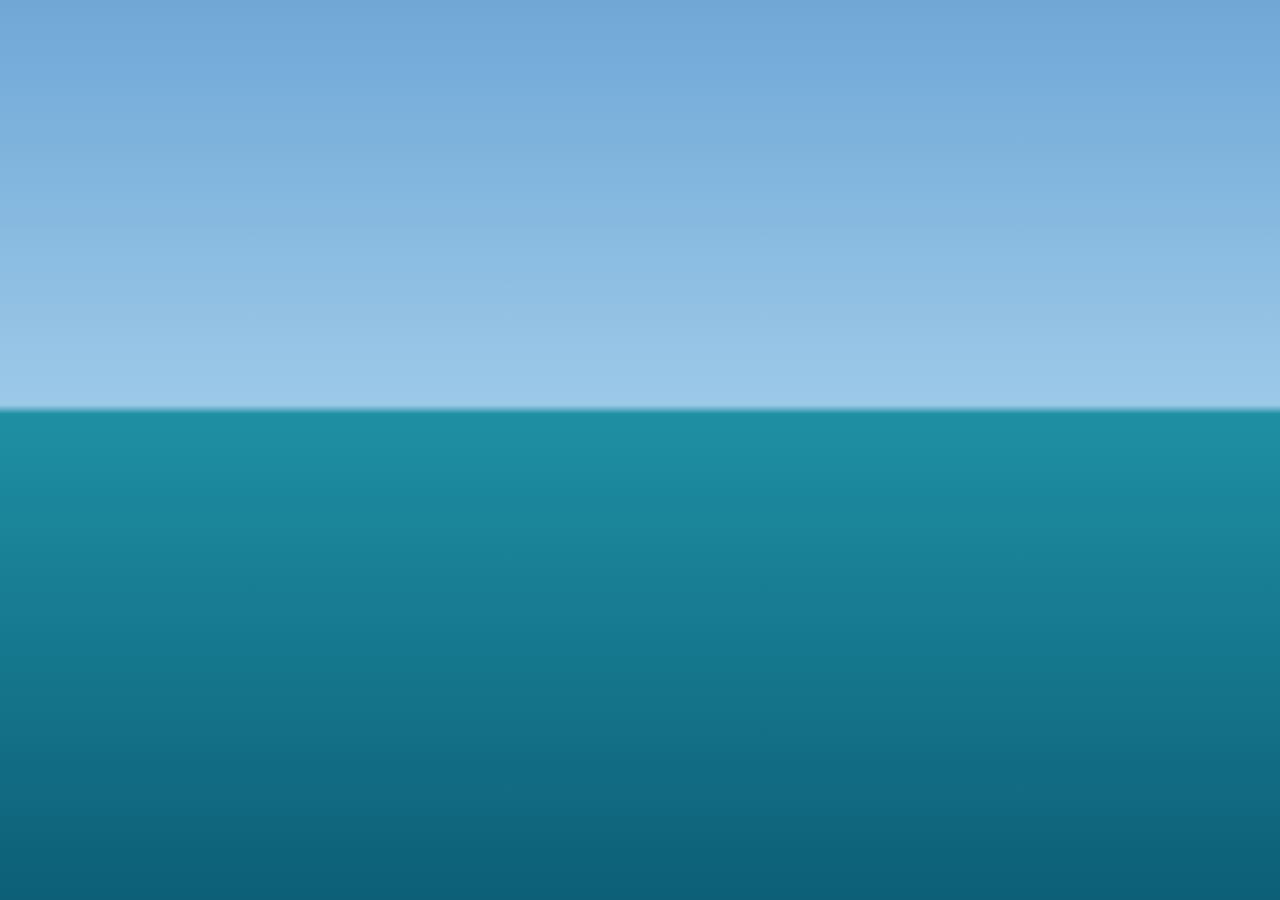
<file: tidewater-main/test/game-hud.html>
<!doctype html>
<html>
<head>
	<meta charset="utf-8">
	<title>Game HUD states</title>
	<style>body { margin: 0; background: linear-gradient(180deg, #6fa7d6 0%, #9cc9e8 45%, #1f8fa3 46%, #0c5f77 100%); height: 100vh; }</style>
</head>
<body>
<script type="module">
// Dev page: the fishing game's HUD in every state, over a flat sky / sea backdrop.
// ?view=fight | inv | stand | shop | cast | bite | catch | record | newspecies | full
import '../src/ui/ui.css';
import { GameHUD } from '../src/game/GameHUD.js';
import { GameState } from '../src/game/GameState.js';

const view = new URLSearchParams( location.search ).get( 'view' ) || 'fight';
const root = document.createElement( 'div' );
root.className = 'tw-root';
const hud = document.createElement( 'div' );
hud.className = 'tw-hud';
const toasts = document.createElement( 'div' );
toasts.className = 'tw-toasts';
hud.append( toasts );
root.append( hud );
document.body.append( root );
const ui = { root, hud, toast( t ) { const e = document.createElement( 'div' ); e.className = 'tw-toast tw-glass is-in'; e.textContent = t; toasts.append( e ); } };
const state = new GameState( null );
state.money = 184;
state.addFish( 'yellowtail', 1.31, 9 );
state.addFish( 'grunt', 0.84, 9.5 );
state.addFish( 'jack', 4.6, 10 );
state.addFish( 'barracuda', 3.2, 11 );
const game = { state, sellAll() { state.sell(); }, sell( ids ) { state.sell( ids ); } };
const h = new GameHUD( ui, game );
const fight = { tension: 0.62, band: [ 0.35, 0.8 ], stamina: 0.55, distance: 11.4, surge: 0.1 };
h.update( { fuel: { litres: 23, tank: 40 }, sonar: { depth: 12.4, fish: 0.5 }, fight: view === 'fight' ? fight : null, casting: view === 'cast', power: 0.7, bite: view === 'bite', aiming: true } );
if ( view === 'inv' ) h.toggleInventory( true );
if ( view === 'shop' ) { state.buy( 'reel' ); h.openStand( { kind: 'shop', name: 'Marta · Chandlery', greeting: 'Line, reels, a bigger hold, diesel. What do you need?' } ); }
if ( view === 'stand' ) h.openStand( { name: 'Joe · Fish buyer', greeting: 'Let\'s see what you caught. Fair prices, cash.' } );
if ( view === 'fight' ) ui.toast( 'Fish on!' );
if ( [ 'catch', 'record', 'newspecies', 'full' ].includes( view ) ) {

	// the landed-fish backdrop the card sits beside (in game: the real fish on the line)
	document.body.style.background = 'radial-gradient(40% 50% at 62% 50%, #3d6f7a 0%, transparent 70%), linear-gradient(180deg, #6fa7d6 0%, #9cc9e8 45%, #1f8fa3 46%, #0c5f77 100%)';
	if ( view === 'catch' ) state.addFish( 'yellowtail', 0.92, 9 );
	if ( view === 'record' ) state.addFish( 'jack', 6.35, 9 );
	if ( view === 'newspecies' ) state.addFish( 'mahi', 11.4, 12 );
	if ( view === 'full' ) { state.addFish( 'grouper', 12, 9 ); state.addFish( 'tarpon', 38.5, 22 ); }
	h.showCatch( state.lastCatch );

}
</script>
</body>
</html>
</file>
<file: public/tidewater/assets/index-DSeFIWrR.css>
:root{--tw-u:clamp(1px, calc(.7px + .04vmin), 1.25px);--tw-aqua:#5fe3d4;--tw-aqua-rgb:95, 227, 212;--tw-sun:#ffb86b;--tw-sun-rgb:255, 184, 107;--tw-coral:#ff7a85;--tw-ink:#eef6f8;--tw-ink-2:#deecf2c2;--tw-ink-3:#c8dee885;--tw-ink-4:#bed7e452;--tw-glass:#0c121a9e;--tw-fill:#aad7eb12;--tw-fill-2:#aad7eb1f;--tw-line:#aad7eb1f;--tw-line-2:#aad7eb33;--tw-font:"Inter", system-ui, -apple-system, "Segoe UI", Roboto, sans-serif;--tw-mono:"JetBrains Mono", ui-monospace, "SF Mono", Menlo, Consolas, monospace;--tw-ease:cubic-bezier(.2, .8, .2, 1);--tw-ease-io:cubic-bezier(.65, 0, .35, 1);--tw-fast:.14s;--tw-med:.24s;--tw-slow:.42s;--tw-1:calc(4 * var(--tw-u));--tw-2:calc(8 * var(--tw-u));--tw-3:calc(12 * var(--tw-u));--tw-4:calc(16 * var(--tw-u));--tw-5:calc(24 * var(--tw-u));--tw-6:calc(32 * var(--tw-u));--tw-fs-xs:calc(10.5 * var(--tw-u));--tw-fs-sm:calc(11.5 * var(--tw-u));--tw-fs-md:calc(12.5 * var(--tw-u));--tw-fs-lg:calc(14 * var(--tw-u));--tw-r-sm:calc(6 * var(--tw-u));--tw-r-md:calc(10 * var(--tw-u));--tw-r-lg:calc(16 * var(--tw-u));--tw-edge:calc(16 * var(--tw-u));--tw-panel-w:calc(340 * var(--tw-u))}html,body{background:#02070c;width:100%;height:100%;margin:0;padding:0;overflow:hidden}#app{position:fixed;inset:0}#app canvas{touch-action:none;outline:none;display:block}#loader{z-index:1000;color:var(--tw-ink);font-family:var(--tw-font);-webkit-font-smoothing:antialiased;transition:opacity .9s var(--tw-ease), visibility 0s linear .9s;background:#05090d;position:fixed;inset:0;overflow:hidden}#loader.tw-hidden{opacity:0;visibility:hidden;pointer-events:none}.loader-art{object-fit:cover;object-position:60% 50%;opacity:0;transform-origin:62% 55%;width:100%;height:100%;transition:opacity 1.4s var(--tw-ease);animation:tw-kenburns 48s var(--tw-ease-io) infinite alternate;will-change:transform;position:absolute;inset:0;transform:scale(1.06)}.loader-art.is-in{opacity:1}#loader.tw-hidden .loader-art{transition:opacity .9s var(--tw-ease), transform .9s var(--tw-ease);transform:scale(1.14)}.loader-scrim{pointer-events:none;background:linear-gradient(#0000 30%,#03070b1f 46%,#03070b9e 74%,#03070beb 100%),linear-gradient(90deg,#03070b8c 0%,#03070b26 45%,#0000 70%),radial-gradient(140% 90% at 50% 45%,#0000 55%,#00000073 100%);position:absolute;inset:0}.loader-inner{flex-direction:column;gap:clamp(20px,3.2vh,40px);max-width:1320px;display:flex;position:absolute;bottom:clamp(24px,7vh,96px);left:clamp(20px,6vw,112px);right:clamp(20px,6vw,112px);container-type:inline-size}.loader-kicker{margin:0 0 calc(10 * var(--tw-u));letter-spacing:.34em;text-transform:uppercase;color:var(--tw-sun);text-shadow:0 1px 12px #0009;font-size:clamp(10px,1vw,13px);font-weight:600}.loader-title{white-space:nowrap;letter-spacing:.3em;color:#0000;background:linear-gradient(#fff 20%,#fff0dc 70%,#ffd7a8 100%);filter:drop-shadow(0 2px 18px #00000073);-webkit-background-clip:text;background-clip:text;margin:0 -.3em 0 -.04em;font-size:min(136px,10.4cqi);font-weight:600;line-height:.95}.loader-tagline{margin:calc(12 * var(--tw-u)) 0 0;max-width:30em;color:var(--tw-ink-2);text-shadow:0 1px 10px #000000b3;font-size:clamp(13px,1.25vw,16px);line-height:1.5}.loader-panel{gap:calc(10 * var(--tw-u));flex-direction:column;width:100%;max-width:520px;display:flex}.loader-row{justify-content:space-between;align-items:baseline;gap:var(--tw-3);font-size:clamp(12px,1vw,13.5px);display:flex}.loader-status{white-space:nowrap;text-overflow:ellipsis;min-width:0;color:var(--tw-ink);font-weight:500;overflow:hidden}.loader-meta{gap:calc(12 * var(--tw-u));font-family:var(--tw-mono);font-variant-numeric:tabular-nums;color:var(--tw-ink-3);flex:none;font-size:.92em;display:flex}.loader-pct{color:var(--tw-ink-2)}.loader-bar{background:#c8e1eb29;border-radius:3px;height:3px;position:relative;overflow:hidden}.loader-fill{border-radius:inherit;background:linear-gradient(90deg, rgba(var(--tw-sun-rgb), .55), var(--tw-sun) 70%, #ffe7c8);box-shadow:0 0 10px rgba(var(--tw-sun-rgb), .55);transform-origin:0;will-change:transform;position:absolute;inset:0;transform:scaleX(.02)}.loader-glint{width:22%;animation:tw-glint 2.6s var(--tw-ease-io) infinite;pointer-events:none;background:linear-gradient(90deg,#0000,#fff4e48c,#0000);position:absolute;top:-2px;bottom:-2px;left:0;transform:translate(-100%)}.loader-note{opacity:0;max-height:0;color:var(--tw-ink-3);transition:opacity .6s var(--tw-ease), max-height .6s var(--tw-ease);font-size:clamp(11px,.9vw,12.5px);line-height:1.5;overflow:hidden}#loader.is-compiling .loader-note{opacity:1;max-height:4em}#loader.tw-error .loader-status{white-space:normal;color:var(--tw-coral)}#loader.tw-error .loader-fill{background:var(--tw-coral);box-shadow:none}#loader.tw-error .loader-glint,#loader.tw-error .loader-tips{display:none}.loader-tips{align-items:flex-start;gap:calc(12 * var(--tw-u));padding-top:calc(14 * var(--tw-u));border-top:1px solid #c8e1eb24;display:flex}.loader-tip-label{padding:calc(3 * var(--tw-u)) calc(7 * var(--tw-u));border:1px solid rgba(var(--tw-aqua-rgb), .45);border-radius:calc(4 * var(--tw-u));letter-spacing:.16em;text-transform:uppercase;color:var(--tw-aqua);flex:none;font-size:clamp(9.5px,.8vw,11px);font-weight:600}.loader-tip-list{flex:1;min-width:0;display:grid}.loader-tip{color:var(--tw-ink-2);opacity:0;grid-area:1/1;margin:0;font-size:clamp(12.5px,1.05vw,14.5px);line-height:1.5;animation:48s linear infinite tw-tip}.loader-tip kbd{min-width:1.4em;font-family:var(--tw-mono);text-align:center;color:var(--tw-ink);background:#c8e1eb14;border:1px solid #c8e1eb59;border-bottom-width:2px;border-radius:4px;padding:0 .4em;font-size:.85em;line-height:1.45;display:inline-block}.loader-tip:first-child{animation-delay:-.8s}.loader-tip:nth-child(2){animation-delay:5.2s}.loader-tip:nth-child(3){animation-delay:11.2s}.loader-tip:nth-child(4){animation-delay:17.2s}.loader-tip:nth-child(5){animation-delay:23.2s}.loader-tip:nth-child(6){animation-delay:29.2s}.loader-tip:nth-child(7){animation-delay:35.2s}.loader-tip:nth-child(8){animation-delay:41.2s}@keyframes tw-kenburns{0%{transform:scale(1.06)translate(0,0)}to{transform:scale(1.14)translate(-1.6%,-.8%)}}@keyframes tw-glint{0%{transform:translate(-100%)}to{transform:translate(560%)}}@keyframes tw-tip{0%{opacity:0;transform:translateY(4px)}1.6%{opacity:1;transform:translateY(0)}11%{opacity:1;transform:translateY(0)}12.5%{opacity:0;transform:translateY(-3px)}to{opacity:0;transform:translateY(-3px)}}@media (width<=600px){.loader-art{object-position:72% 50%}.loader-scrim{background:linear-gradient(#0000 20%,#03070b26 34%,#03070bb3 60%,#03070bf0 100%),radial-gradient(140% 90% at 50% 45%,#0000 55%,#00000073 100%)}.loader-title{letter-spacing:.22em;margin-right:-.22em;font-size:min(136px,11.2cqi)}}.tw-root{z-index:100;pointer-events:none;font-family:var(--tw-font);font-size:var(--tw-fs-md);color:var(--tw-ink);-webkit-font-smoothing:antialiased;-moz-osx-font-smoothing:grayscale;text-rendering:optimizelegibility;-webkit-user-select:none;user-select:none;-webkit-tap-highlight-color:transparent;line-height:1.4;position:fixed;inset:0}.tw-root *,.tw-root :before,.tw-root :after{box-sizing:border-box}.tw-root [hidden]{display:none!important}.tw-interactive{pointer-events:auto}:where(.tw-root) button{font:inherit;color:inherit;text-align:inherit;cursor:pointer;background:0 0;border:0;margin:0;padding:0}:where(.tw-root) :focus-visible{outline:2px solid rgba(var(--tw-aqua-rgb), .9);outline-offset:2px}:where(.tw-root) :focus:not(:focus-visible){outline:none}.tw-ico{width:calc(16 * var(--tw-u));height:calc(16 * var(--tw-u));flex:none;display:block}.tw-glass{background:linear-gradient(180deg, #ffffff0b, #fff0 40%), var(--tw-glass);border:1px solid var(--tw-line);backdrop-filter:blur(18px)saturate(1.6);box-shadow:inset 0 1px #ffffff12,0 1px 2px #00000040,0 12px 32px -12px #0000008c}:where(.tw-root) kbd{min-width:calc(20 * var(--tw-u));height:calc(20 * var(--tw-u));padding:0 calc(5 * var(--tw-u));border-radius:calc(5 * var(--tw-u));font-family:var(--tw-mono);font-size:var(--tw-fs-xs);color:var(--tw-ink);white-space:nowrap;background:linear-gradient(#ffffff26,#ffffff0f);border:1px solid #ffffff29;border-bottom-color:#ffffff12;flex:none;justify-content:center;align-items:center;font-weight:500;line-height:1;display:inline-flex;box-shadow:inset 0 1px #ffffff1f,0 1px #00000059}.tw-kbd-ico .tw-ico{width:calc(13 * var(--tw-u));height:calc(13 * var(--tw-u))}.tw-wasd{gap:calc(2 * var(--tw-u));grid-template-columns:repeat(3,auto);display:inline-grid}.tw-wasd kbd{grid-row:2}.tw-wasd kbd:first-child{grid-area:1/2}.tw-unit{color:var(--tw-ink-3);margin-left:.35em;font-size:.92em}.tw-unit.is-tight{margin-left:.05em}.tw-g-unit,.tw-g-lab{font-size:var(--tw-fs-xs);letter-spacing:.02em;color:var(--tw-ink-3)}.tw-hud{pointer-events:none;transition:opacity .7s var(--tw-ease), visibility 0s;position:absolute;inset:0}.tw-root.is-photo .tw-hud,.tw-root.is-starting .tw-hud{opacity:0;visibility:hidden;transition:opacity var(--tw-med) var(--tw-ease), visibility 0s linear var(--tw-med)}.tw-tl{top:var(--tw-edge);left:var(--tw-edge);align-items:flex-start;gap:calc(10 * var(--tw-u));flex-direction:column;display:flex;position:absolute}.tw-stats,.tw-mark,.tw-brand-name,.tw-mode{transition:opacity .9s var(--tw-ease)}.tw-root.is-idle .tw-stats,.tw-root.is-idle .tw-mark,.tw-root.is-idle .tw-brand-name,.tw-root.is-idle .tw-mode{opacity:.5}.tw-stats{align-items:center;column-gap:var(--tw-3);row-gap:calc(3 * var(--tw-u));padding:calc(7 * var(--tw-u)) var(--tw-3) calc(8 * var(--tw-u));border-radius:var(--tw-r-md);backdrop-filter:blur(12px)saturate(1.5);--tw-level:var(--tw-aqua);grid-template-columns:auto auto;grid-template-areas:"main spark""sub sub";display:grid}.tw-stats[data-level=warn]{--tw-level:var(--tw-sun)}.tw-stats[data-level=bad]{--tw-level:var(--tw-coral)}.tw-stats-main{align-items:baseline;gap:calc(5 * var(--tw-u));grid-area:main;display:flex}.tw-fps{min-width:2.4ch;font-family:var(--tw-mono);font-size:calc(21 * var(--tw-u));letter-spacing:-.03em;font-variant-numeric:tabular-nums;text-align:right;color:var(--tw-level);transition:color var(--tw-slow);font-weight:500;line-height:1}.tw-fps-unit{font-size:var(--tw-fs-xs);color:var(--tw-ink-3)}.tw-spark{width:calc(96 * var(--tw-u));height:calc(26 * var(--tw-u));grid-area:spark;display:block}.tw-stats-sub{gap:var(--tw-3);font-size:var(--tw-fs-xs);grid-area:sub;display:flex}.tw-kv{align-items:baseline;gap:calc(5 * var(--tw-u));display:inline-flex}.tw-k{color:var(--tw-ink-3)}.tw-v{font-family:var(--tw-mono);font-variant-numeric:tabular-nums;color:var(--tw-ink-2)}.tw-brand{align-items:center;gap:var(--tw-2);padding-left:calc(2 * var(--tw-u));display:flex}.tw-mark{width:calc(22 * var(--tw-u));height:calc(22 * var(--tw-u));filter:drop-shadow(0 1px 2px #00000073);flex:none;display:block}.tw-brand-name{font-size:var(--tw-fs-sm);letter-spacing:.34em;color:#fffffff0;text-shadow:0 1px 2px #0000008c,0 0 14px #0000004d;font-weight:600}.tw-mode{align-items:center;gap:calc(6 * var(--tw-u));height:calc(26 * var(--tw-u));margin-left:calc(2 * var(--tw-u));padding:0 calc(11 * var(--tw-u)) 0 calc(8 * var(--tw-u));border:1px solid var(--tw-line);backdrop-filter:blur(12px)saturate(1.5);font-size:var(--tw-fs-sm);white-space:nowrap;color:var(--tw-ink);background:#0c121a8c;border-radius:999px;font-weight:500;display:inline-flex}.tw-mode.is-empty{display:none}.tw-mode-ico{color:var(--tw-aqua)}.tw-mode-ico .tw-ico{width:calc(14 * var(--tw-u));height:calc(14 * var(--tw-u))}.tw-mode.is-bump{animation:tw-bump .9s var(--tw-ease)}@keyframes tw-bump{0%{border-color:rgba(var(--tw-aqua-rgb), .8);box-shadow:0 0 0 0 rgba(var(--tw-aqua-rgb), .45)}to{border-color:var(--tw-line);box-shadow:0 0 0 10px rgba(var(--tw-aqua-rgb), 0)}}.tw-toasts{top:var(--tw-edge);align-items:center;gap:var(--tw-2);width:max-content;max-width:min(86vw, calc(520 * var(--tw-u)));transition:left var(--tw-slow) var(--tw-ease);flex-direction:column;display:flex;position:absolute;left:50%;transform:translate(-50%)}.tw-root[data-panel=open] .tw-toasts{left:calc(50% - (var(--tw-panel-w) + var(--tw-3)) / 2);max-width:min(calc(100vw - var(--tw-panel-w) - 4 * var(--tw-4)), calc(520 * var(--tw-u)))}.tw-toast{align-items:center;gap:calc(10 * var(--tw-u));max-width:100%;padding:calc(8 * var(--tw-u)) calc(16 * var(--tw-u)) calc(8 * var(--tw-u)) calc(13 * var(--tw-u));font-size:var(--tw-fs-md);opacity:0;transform:translateY(calc(-8 * var(--tw-u))) scale(.98);transition:opacity var(--tw-med) var(--tw-ease), transform var(--tw-med) var(--tw-ease), margin var(--tw-slow) var(--tw-ease);border-radius:999px;font-weight:500;display:flex;position:relative;overflow:hidden}.tw-toast.is-in{opacity:1;transform:none}.tw-toast.is-out{margin-bottom:calc(-1 * var(--h,0px) - var(--tw-2));opacity:0;transform:translateY(calc(-6 * var(--tw-u))) scale(.98)}.tw-toast.is-bump{animation:tw-toast-bump .42s var(--tw-ease)}@keyframes tw-toast-bump{40%{transform:scale(1.035)}}.tw-toast-dot{width:calc(6 * var(--tw-u));height:calc(6 * var(--tw-u));background:var(--tw-aqua);box-shadow:0 0 8px rgba(var(--tw-aqua-rgb), .9);border-radius:50%;flex:none}.tw-toast-text{text-overflow:ellipsis;white-space:nowrap;min-width:0;overflow:hidden}.tw-toast-bar{left:var(--tw-4);right:var(--tw-4);background:linear-gradient(90deg, rgba(var(--tw-aqua-rgb), 0), rgba(var(--tw-aqua-rgb), .7), rgba(var(--tw-aqua-rgb), 0));transform-origin:50%;height:1px;animation:tw-life var(--life,2.5s) linear forwards;position:absolute;bottom:0}@keyframes tw-life{0%{transform:scaleX(1)}to{transform:scaleX(0)}}.tw-prompt{left:50%;bottom:max(calc(72 * var(--tw-u)), 13vh);align-items:center;gap:calc(10 * var(--tw-u));padding:calc(6 * var(--tw-u)) calc(18 * var(--tw-u)) calc(6 * var(--tw-u)) calc(6 * var(--tw-u));font-size:var(--tw-fs-lg);white-space:nowrap;opacity:0;transform:translate(-50%, calc(10 * var(--tw-u))) scale(.97);transition:opacity var(--tw-med) var(--tw-ease), transform var(--tw-slow) var(--tw-ease);border-radius:999px;font-weight:500;display:flex;position:absolute}.tw-prompt.is-on{opacity:1;transform:translate(-50%)}.tw-root .tw-prompt-key{min-width:calc(28 * var(--tw-u));height:calc(28 * var(--tw-u));padding:0 calc(8 * var(--tw-u));border-radius:calc(8 * var(--tw-u));font-size:var(--tw-fs-sm);color:#0a1a22;background:linear-gradient(#f6fcfd,#d6e7eb);border:1px solid #fffc;border-bottom:2px solid #8fa9b1;font-weight:600;position:relative;box-shadow:0 2px 8px #00000059}.tw-prompt-key:after{content:"";border-radius:inherit;pointer-events:none;box-shadow:0 0 0 0 rgba(var(--tw-aqua-rgb), .6);position:absolute;inset:-2px}.tw-prompt.is-on.is-bump .tw-prompt-key:after{animation:tw-ring 1.4s var(--tw-ease) 2}@keyframes tw-ring{0%{box-shadow:0 0 0 0 rgba(var(--tw-aqua-rgb), .65)}to{box-shadow:0 0 0 12px rgba(var(--tw-aqua-rgb), 0)}}.tw-boat{left:var(--tw-edge);bottom:var(--tw-edge);align-items:center;gap:var(--tw-4);padding:var(--tw-3) calc(18 * var(--tw-u)) var(--tw-3) var(--tw-4);border-radius:calc(20 * var(--tw-u));opacity:0;visibility:hidden;transform:translateY(calc(14 * var(--tw-u)));transition:opacity var(--tw-slow) var(--tw-ease), transform var(--tw-slow) var(--tw-ease), visibility 0s linear var(--tw-slow);display:flex;position:absolute}.tw-boat.is-on{opacity:1;visibility:visible;transition-delay:0s;transform:none}.tw-thr{align-items:center;gap:var(--tw-2);flex-direction:column;display:flex}.tw-thr-bar{width:calc(8 * var(--tw-u));height:calc(92 * var(--tw-u));background:#aad7eb1a;border-radius:999px;position:relative;overflow:hidden;box-shadow:inset 0 0 0 1px #aad7eb1a}.tw-thr-pos,.tw-thr-neg{height:50%;transition:transform 90ms linear;position:absolute;left:0;right:0;transform:scaleY(0)}.tw-thr-pos{transform-origin:50% 100%;background:linear-gradient(0deg, rgba(var(--tw-aqua-rgb), .35), var(--tw-aqua));bottom:50%}.tw-thr-neg{transform-origin:50% 0;background:linear-gradient(180deg, rgba(var(--tw-sun-rgb), .35), var(--tw-sun));top:50%}.tw-thr-zero{background:#ffffff8c;height:1px;position:absolute;top:50%;left:0;right:0}.tw-thr-val{min-width:4.6ch;font-family:var(--tw-mono);font-size:var(--tw-fs-xs);font-variant-numeric:tabular-nums;text-align:center;color:var(--tw-ink-2)}.tw-boat.is-reverse .tw-thr-val{color:var(--tw-sun)}.tw-dial,.tw-compass{flex:none;position:relative}.tw-dial{width:calc(128 * var(--tw-u));height:calc(128 * var(--tw-u))}.tw-compass{width:calc(104 * var(--tw-u));height:calc(104 * var(--tw-u))}.tw-dial svg,.tw-compass svg{width:100%;height:100%;display:block;overflow:visible}.tw-dial-bg,.tw-dial-red,.tw-dial-val{fill:none;stroke-width:6px}.tw-dial-bg{stroke:#aad7eb1f;stroke-linecap:round}.tw-dial-red{stroke:#ff7a8561}.tw-dial-val{stroke-linecap:round;filter:drop-shadow(0 0 4px rgba(var(--tw-aqua-rgb), .45))}.tw-dial-ticks line{stroke:#dcf0f552;stroke-width:1.2px;stroke-linecap:round}.tw-dial-ticks line.maj{stroke:#e6f5fab3;stroke-width:1.6px}.tw-dial-head{fill:#fff;filter:drop-shadow(0 0 4px rgba(var(--tw-aqua-rgb), .9))}.tw-boat.is-redline .tw-dial-head{filter:drop-shadow(0 0 5px #ff7a85f2)}.tw-dial-rpm{font-family:var(--tw-mono);fill:#c8dee899;text-anchor:middle;font-size:8.5px}.tw-boat.is-redline .tw-dial-rpm{fill:var(--tw-coral)}.tw-dial-center,.tw-hdg{pointer-events:none;flex-direction:column;justify-content:center;align-items:center;display:flex;position:absolute;inset:0}.tw-dial-center{padding-bottom:calc(4 * var(--tw-u))}.tw-speed{font-family:var(--tw-mono);font-size:calc(30 * var(--tw-u));letter-spacing:-.04em;font-variant-numeric:tabular-nums;font-weight:500;line-height:1}.tw-dial-center .tw-g-unit{margin-top:calc(4 * var(--tw-u))}.tw-compass-ring{fill:#060c1259;stroke:#aad7eb29;stroke-width:1px}.tw-compass-card line.min{stroke:#dcf0f547;stroke-width:1px}.tw-compass-card line.maj{stroke:#e6f5fab3;stroke-width:1.5px}.tw-compass-card text{font-family:var(--tw-font);fill:#e6f5fabf;text-anchor:middle;dominant-baseline:central;font-size:9px;font-weight:600}.tw-compass-card text.is-n{fill:var(--tw-sun)}.tw-lubber{fill:var(--tw-aqua);filter:drop-shadow(0 0 3px rgba(var(--tw-aqua-rgb), .9))}.tw-hdg-num{font-family:var(--tw-mono);font-size:calc(15 * var(--tw-u));font-variant-numeric:tabular-nums;font-weight:500;line-height:1.1}.tw-hdg-card{font-size:var(--tw-fs-xs);letter-spacing:.08em;color:var(--tw-aqua);font-weight:600}.tw-depth{left:var(--tw-edge);padding:var(--tw-3) calc(18 * var(--tw-u)) var(--tw-3) var(--tw-2);border-radius:calc(18 * var(--tw-u));opacity:0;visibility:hidden;transform:translate(calc(-10 * var(--tw-u)), -50%);transition:opacity var(--tw-slow) var(--tw-ease), transform var(--tw-slow) var(--tw-ease), visibility 0s linear var(--tw-slow);align-items:center;display:flex;position:absolute;top:50%}.tw-depth.is-on{opacity:1;visibility:visible;transition-delay:0s;transform:translateY(-50%)}.tw-depth-tape{width:calc(46 * var(--tw-u));height:calc(208 * var(--tw-u));display:block}.tw-depth-mark{width:calc(10 * var(--tw-u));height:2px;margin:0 calc(10 * var(--tw-u)) 0 calc(4 * var(--tw-u));background:var(--tw-aqua);box-shadow:0 0 6px rgba(var(--tw-aqua-rgb), .9);border-radius:2px}.tw-depth-read{gap:calc(2 * var(--tw-u));flex-direction:column;display:flex}.tw-depth-line{align-items:baseline;display:flex}.tw-depth-num{text-align:right;min-width:3.4ch;font-family:var(--tw-mono);font-size:calc(26 * var(--tw-u));letter-spacing:-.03em;font-variant-numeric:tabular-nums;font-weight:500;line-height:1}.tw-photo-hint{left:50%;bottom:var(--tw-4);align-items:center;gap:var(--tw-2);padding:calc(5 * var(--tw-u)) calc(12 * var(--tw-u)) calc(5 * var(--tw-u)) calc(6 * var(--tw-u));backdrop-filter:blur(10px);font-size:var(--tw-fs-sm);color:var(--tw-ink-2);opacity:0;transition:opacity .7s var(--tw-ease);background:#080c1273;border-radius:999px;display:flex;position:absolute;transform:translate(-50%)}.tw-root:not(.is-photo) .tw-photo-hint{display:none}.tw-photo-hint.is-on{opacity:1}.tw-panel{top:var(--tw-3);right:var(--tw-3);bottom:var(--tw-3);width:var(--tw-panel-w);max-width:calc(100vw - 2 * var(--tw-3));border-radius:var(--tw-r-lg);opacity:0;visibility:hidden;transform:translateX(calc(28 * var(--tw-u)));transition:opacity var(--tw-med) var(--tw-ease), transform var(--tw-slow) var(--tw-ease), visibility 0s linear var(--tw-slow);flex-direction:column;display:flex;position:absolute;overflow:hidden}.tw-root[data-panel=open] .tw-panel{opacity:1;visibility:visible;transition-delay:0s;transform:none}.tw-panel-head{padding:var(--tw-3) calc(10 * var(--tw-u)) var(--tw-2) var(--tw-4);justify-content:space-between;align-items:center;display:flex}.tw-panel-title{font-size:var(--tw-fs-lg);letter-spacing:-.01em;font-weight:600}.tw-panel-actions{gap:calc(2 * var(--tw-u));display:flex}.tw-icon-btn{width:calc(30 * var(--tw-u));height:calc(30 * var(--tw-u));border-radius:calc(8 * var(--tw-u));color:var(--tw-ink-3);transition:color var(--tw-fast), background var(--tw-fast);place-items:center;display:grid}.tw-icon-btn:hover{color:var(--tw-ink);background:var(--tw-fill-2)}.tw-tabs{gap:calc(3 * var(--tw-u));margin:0 var(--tw-3) var(--tw-2);padding:calc(3 * var(--tw-u));border-radius:calc(12 * var(--tw-u));box-shadow:inset 0 0 0 1px var(--tw-line);scrollbar-width:none;background:#00000038;display:flex;position:relative;overflow-x:auto}.tw-tabs::-webkit-scrollbar{display:none}.tw-tab{min-width:calc(32 * var(--tw-u));height:calc(34 * var(--tw-u));padding:0 calc(9 * var(--tw-u));border-radius:calc(9 * var(--tw-u));font-size:var(--tw-fs-md);white-space:nowrap;color:var(--tw-ink-3);transition:flex-grow var(--tw-slow) var(--tw-ease), color var(--tw-fast), background var(--tw-med), box-shadow var(--tw-med);flex:1 1 0;justify-content:center;align-items:center;font-weight:500;display:flex;position:relative}.tw-tab:hover{color:var(--tw-ink);background:#ffffff0a}.tw-tab.is-active{color:var(--tw-ink);background:linear-gradient(180deg, rgba(var(--tw-aqua-rgb), .2), rgba(var(--tw-aqua-rgb), .09));box-shadow:inset 0 0 0 1px rgba(var(--tw-aqua-rgb), .38), 0 0 18px -6px rgba(var(--tw-aqua-rgb), .5);flex:none}.tw-tab.is-active .tw-ico{color:var(--tw-aqua)}.tw-tab-label{opacity:0;max-width:0;transition:max-width var(--tw-slow) var(--tw-ease), opacity var(--tw-med), margin var(--tw-slow) var(--tw-ease);overflow:hidden}.tw-tab.is-active .tw-tab-label{max-width:calc(130 * var(--tw-u));margin-left:calc(7 * var(--tw-u));opacity:1}.tw-pages{min-height:0;padding:calc(2 * var(--tw-u)) 0 var(--tw-3);overscroll-behavior:contain;scrollbar-width:thin;scrollbar-color:#aad7eb38 transparent;-webkit-mask-image:linear-gradient(180deg, transparent 0, #000 calc(10 * var(--tw-u)), #000 calc(100% - 14 * var(--tw-u)), transparent 100%);mask-image:linear-gradient(180deg, transparent 0, #000 calc(10 * var(--tw-u)), #000 calc(100% - 14 * var(--tw-u)), transparent 100%);flex:auto;overflow:hidden auto}.tw-pages::-webkit-scrollbar{width:10px}.tw-pages::-webkit-scrollbar-thumb{background:#aad7eb33 padding-box padding-box;border:3px solid #0000;border-radius:10px}.tw-page{animation:tw-page-in var(--tw-med) var(--tw-ease)}.tw-page:empty:before{content:"这一栏暂时还没有设置项。";padding:var(--tw-6) var(--tw-4);font-size:var(--tw-fs-sm);text-align:center;color:var(--tw-ink-3);display:block}@keyframes tw-page-in{0%{opacity:0;transform:translateY(calc(4 * var(--tw-u)))}to{opacity:1;transform:none}}.tw-panel-foot{gap:calc(6 * var(--tw-u)) var(--tw-4);padding:calc(10 * var(--tw-u)) var(--tw-4);border-top:1px solid var(--tw-line);font-size:var(--tw-fs-xs);color:var(--tw-ink-3);flex-wrap:wrap;display:flex}.tw-panel-foot span{align-items:center;gap:calc(6 * var(--tw-u));display:inline-flex}.tw-panel-foot kbd{min-width:calc(18 * var(--tw-u));height:calc(18 * var(--tw-u));font-size:calc(9.5 * var(--tw-u))}.tw-rail{top:50%;right:var(--tw-3);align-items:center;gap:calc(2 * var(--tw-u));padding:calc(6 * var(--tw-u));border-radius:calc(14 * var(--tw-u));transition:opacity var(--tw-med) var(--tw-ease), transform var(--tw-slow) var(--tw-ease), visibility 0s;flex-direction:column;display:flex;position:absolute;transform:translateY(-50%)}.tw-root[data-panel=open] .tw-rail,.tw-root.is-starting .tw-rail{opacity:0;visibility:hidden;transform:translate(calc(14 * var(--tw-u)), -50%);transition:opacity var(--tw-fast) var(--tw-ease), transform var(--tw-slow) var(--tw-ease), visibility 0s linear var(--tw-slow)}.tw-root.is-idle .tw-rail{opacity:.45}.tw-rail:hover{opacity:1}.tw-rail-tabs{gap:calc(2 * var(--tw-u));flex-direction:column;display:flex}.tw-rail-btn{width:calc(36 * var(--tw-u));height:calc(36 * var(--tw-u));border-radius:calc(10 * var(--tw-u));color:var(--tw-ink-2);transition:color var(--tw-fast), background var(--tw-fast);place-items:center;display:grid;position:relative}.tw-rail-btn:hover{color:var(--tw-ink);background:var(--tw-fill-2)}.tw-rail-btn .tw-ico{width:calc(18 * var(--tw-u));height:calc(18 * var(--tw-u))}.tw-rail-btn.is-active{color:var(--tw-aqua)}.tw-rail-btn.is-active:before{content:"";top:28%;bottom:28%;left:calc(-6 * var(--tw-u));background:var(--tw-aqua);width:2px;box-shadow:0 0 8px rgba(var(--tw-aqua-rgb), .9);border-radius:2px;position:absolute}.tw-rail-open{color:var(--tw-ink)}.tw-rail-sep{width:calc(20 * var(--tw-u));height:1px;margin:calc(4 * var(--tw-u)) 0;background:var(--tw-line-2)}.tw-folder{border-top:1px solid var(--tw-line)}.tw-page>.tw-folder:first-child{border-top:0}.tw-folder-head{align-items:center;gap:calc(10 * var(--tw-u));width:100%;height:calc(42 * var(--tw-u));padding:0 var(--tw-4);font-size:var(--tw-fs-md);color:var(--tw-ink);transition:background var(--tw-fast);font-weight:600;display:flex}.tw-folder-head:hover{background:#ffffff08}.tw-folder-head .tw-folder-ico{width:calc(15 * var(--tw-u));height:calc(15 * var(--tw-u));color:var(--tw-aqua)}.tw-folder-title{text-overflow:ellipsis;white-space:nowrap;flex:1;min-width:0;overflow:hidden}.tw-folder-head .tw-folder-chev{width:calc(14 * var(--tw-u));height:calc(14 * var(--tw-u));color:var(--tw-ink-3);transition:transform var(--tw-med) var(--tw-ease);transform:rotate(-90deg)}.tw-folder.is-open>.tw-folder-head .tw-folder-chev{transform:none}.tw-folder-wrap{transition:grid-template-rows var(--tw-slow) var(--tw-ease);grid-template-rows:0fr;display:grid}.tw-folder.is-open>.tw-folder-wrap{grid-template-rows:1fr}.tw-folder-body{min-height:0;padding:0 var(--tw-4);flex-direction:column;display:flex;overflow:hidden}.tw-folder-body:after{content:"";height:var(--tw-2);flex:none}.tw-folder.is-nested{margin:calc(4 * var(--tw-u)) 0;border-radius:var(--tw-r-md);box-shadow:inset 0 0 0 1px var(--tw-line);background:#ffffff06;border:0}.tw-folder.is-nested>.tw-folder-head{height:calc(36 * var(--tw-u));padding:0 var(--tw-3);border-radius:var(--tw-r-md);font-weight:500}.tw-folder.is-nested>.tw-folder-wrap>.tw-folder-body{padding:0 var(--tw-3)}.tw-ctl{padding:calc(6 * var(--tw-u)) 0;transition:opacity var(--tw-med);position:relative}.tw-ctl:before{content:"";inset:0 calc(-8 * var(--tw-u));border-radius:var(--tw-r-sm);background:rgba(var(--tw-aqua-rgb), .16);opacity:0;pointer-events:none;position:absolute}.tw-ctl.is-flash:before{animation:tw-flash .8s var(--tw-ease)}@keyframes tw-flash{0%{opacity:1}to{opacity:0}}.tw-ctl.is-disabled{opacity:.36}.tw-row{justify-content:space-between;align-items:center;gap:var(--tw-2);min-height:calc(20 * var(--tw-u));display:flex}.tw-label{align-items:center;gap:calc(6 * var(--tw-u));min-width:0;font-size:var(--tw-fs-md);color:var(--tw-ink-2);transition:color var(--tw-fast);display:inline-flex}.tw-ctl.is-modified .tw-label{color:var(--tw-ink)}.tw-label-text{text-overflow:ellipsis;white-space:nowrap;cursor:default;overflow:hidden}.tw-label-text[data-tip]{text-underline-offset:3px;text-decoration:underline dotted #c8dee859}.tw-reset{width:calc(18 * var(--tw-u));height:calc(18 * var(--tw-u));border-radius:calc(5 * var(--tw-u));color:var(--tw-sun);opacity:0;pointer-events:none;transition:opacity var(--tw-fast), transform var(--tw-med) var(--tw-ease), background var(--tw-fast);flex:none;place-items:center;display:grid;transform:scale(.6)}.tw-reset .tw-ico{width:calc(11 * var(--tw-u));height:calc(11 * var(--tw-u))}.tw-ctl.is-modified .tw-reset{opacity:.85;pointer-events:auto;transform:none}.tw-reset:hover{opacity:1;background:rgba(var(--tw-sun-rgb), .16)}.tw-value{margin-right:calc(-6 * var(--tw-u));padding:calc(2 * var(--tw-u)) calc(6 * var(--tw-u));border-radius:calc(5 * var(--tw-u));font-family:var(--tw-mono);font-size:var(--tw-fs-sm);font-variant-numeric:tabular-nums;white-space:nowrap;color:var(--tw-ink);cursor:text;transition:background var(--tw-fast)}.tw-value:hover{background:var(--tw-fill-2)}.tw-value-input{width:calc(88 * var(--tw-u));margin-right:calc(-6 * var(--tw-u));padding:calc(2 * var(--tw-u)) calc(6 * var(--tw-u));border:1px solid rgba(var(--tw-aqua-rgb), .6);border-radius:calc(5 * var(--tw-u));box-shadow:0 0 0 3px rgba(var(--tw-aqua-rgb), .15);font-family:var(--tw-mono);font-size:var(--tw-fs-sm);text-align:right;color:var(--tw-ink);-webkit-user-select:text;user-select:text;background:#00000059;outline:none}.tw-slider{height:calc(20 * var(--tw-u));margin-top:calc(2 * var(--tw-u));cursor:pointer;touch-action:none;outline:none;position:relative}.tw-slider-rail{top:50%;left:calc(7 * var(--tw-u));right:calc(7 * var(--tw-u));height:calc(4 * var(--tw-u));margin-top:calc(-2 * var(--tw-u));background:#aad7eb24;border-radius:999px;position:absolute}.tw-slider-fill{border-radius:inherit;background:linear-gradient(90deg, rgba(var(--tw-aqua-rgb), .5), var(--tw-aqua));box-shadow:0 0 10px rgba(var(--tw-aqua-rgb), .35);position:absolute;top:0;bottom:0}.tw-slider-mark{top:calc(-4 * var(--tw-u));bottom:calc(-4 * var(--tw-u));background:rgba(var(--tw-sun-rgb), .7);opacity:0;width:2px;transition:opacity var(--tw-med);border-radius:1px;margin-left:-1px;position:absolute}.tw-ctl.is-modified .tw-slider-mark{opacity:1}.tw-slider-thumb{width:calc(14 * var(--tw-u));height:calc(14 * var(--tw-u));margin:calc(-7 * var(--tw-u)) 0 0 calc(-7 * var(--tw-u));box-shadow:0 0 0 0 rgba(var(--tw-aqua-rgb), 0), 0 1px 3px #0000008c;transition:transform var(--tw-fast) var(--tw-ease), box-shadow var(--tw-fast);background:#f4fbfc;border-radius:50%;position:absolute;top:50%}.tw-slider:hover .tw-slider-thumb{box-shadow:0 0 0 4px rgba(var(--tw-aqua-rgb), .18), 0 1px 3px #0000008c;transform:scale(1.1)}.tw-slider:focus-visible .tw-slider-thumb{box-shadow:0 0 0 3px rgba(var(--tw-aqua-rgb), .75), 0 1px 3px #0000008c}.tw-ctl.is-dragging .tw-slider-thumb{box-shadow:0 0 0 6px rgba(var(--tw-aqua-rgb), .2), 0 0 14px rgba(var(--tw-aqua-rgb), .6);transition-duration:60ms;transform:scale(1.18)}.tw-ctl-toggle{justify-content:space-between;align-items:center;gap:var(--tw-2);min-height:calc(36 * var(--tw-u));cursor:pointer;display:flex}.tw-switch{width:calc(34 * var(--tw-u));height:calc(20 * var(--tw-u));transition:background var(--tw-med) var(--tw-ease), box-shadow var(--tw-med);background:#aad7eb29;border-radius:999px;flex:none;position:relative;box-shadow:inset 0 0 0 1px #aad7eb1f}.tw-switch-knob{top:calc(3 * var(--tw-u));left:calc(3 * var(--tw-u));width:calc(14 * var(--tw-u));height:calc(14 * var(--tw-u));transition:transform var(--tw-med) var(--tw-ease), background var(--tw-med);background:#d9e6ea;border-radius:50%;position:absolute;box-shadow:0 1px 3px #00000073}.tw-ctl-toggle:hover .tw-switch{background:#aad7eb38}.tw-ctl-toggle.is-on .tw-switch{background:rgba(var(--tw-aqua-rgb), .92);box-shadow:inset 0 0 0 1px #aafff599, 0 0 14px -2px rgba(var(--tw-aqua-rgb), .65)}.tw-ctl-toggle.is-on .tw-switch-knob{transform:translateX(calc(14 * var(--tw-u)));background:#fff}.tw-seg{grid-template-columns:repeat(var(--n), minmax(0, 1fr));margin-top:calc(6 * var(--tw-u));padding:calc(3 * var(--tw-u));border-radius:calc(9 * var(--tw-u));box-shadow:inset 0 0 0 1px var(--tw-line);background:#0000003d;display:grid;position:relative}.tw-seg-ind{top:calc(3 * var(--tw-u));bottom:calc(3 * var(--tw-u));left:calc(3 * var(--tw-u));width:calc((100% - 6 * var(--tw-u)) / var(--n));border-radius:calc(7 * var(--tw-u));background:linear-gradient(180deg, rgba(var(--tw-aqua-rgb), .22), rgba(var(--tw-aqua-rgb), .1));box-shadow:inset 0 0 0 1px rgba(var(--tw-aqua-rgb), .45);transform:translateX(calc(var(--i,0) * 100%));transition:transform var(--tw-med) var(--tw-ease);position:absolute}.tw-seg-btn{height:calc(28 * var(--tw-u));padding:0 calc(4 * var(--tw-u));border-radius:calc(7 * var(--tw-u));font-size:var(--tw-fs-sm);text-align:center;text-overflow:ellipsis;white-space:nowrap;color:var(--tw-ink-3);transition:color var(--tw-fast);font-weight:500;position:relative;overflow:hidden}.tw-seg-btn:hover,.tw-seg-btn[aria-checked=true]{color:var(--tw-ink)}.tw-ctl-select.is-dropdown,.tw-ctl-color{justify-content:space-between;align-items:center;gap:var(--tw-3);min-height:calc(40 * var(--tw-u));display:flex}.tw-dd{justify-content:space-between;align-items:center;gap:calc(6 * var(--tw-u));min-width:44%;max-width:62%;height:calc(30 * var(--tw-u));padding:0 calc(8 * var(--tw-u)) 0 calc(10 * var(--tw-u));border-radius:calc(8 * var(--tw-u));background:var(--tw-fill);box-shadow:inset 0 0 0 1px var(--tw-line);font-size:var(--tw-fs-sm);transition:background var(--tw-fast), box-shadow var(--tw-fast);flex:auto;font-weight:500;display:flex}.tw-dd:hover{background:var(--tw-fill-2);box-shadow:inset 0 0 0 1px var(--tw-line-2)}.tw-dd[aria-expanded=true]{box-shadow:inset 0 0 0 1px rgba(var(--tw-aqua-rgb), .55)}.tw-dd-text{text-overflow:ellipsis;white-space:nowrap;min-width:0;overflow:hidden}.tw-dd .tw-dd-chev{width:calc(14 * var(--tw-u));height:calc(14 * var(--tw-u));color:var(--tw-ink-3);transition:transform var(--tw-med) var(--tw-ease)}.tw-dd[aria-expanded=true] .tw-dd-chev{transform:rotate(180deg)}.tw-menu{z-index:40;max-height:min(50vh, calc(320 * var(--tw-u)));padding:calc(4 * var(--tw-u));border:1px solid var(--tw-line-2);border-radius:calc(10 * var(--tw-u));backdrop-filter:blur(18px)saturate(1.6);opacity:0;transform:translateY(calc(-4 * var(--tw-u)));transition:opacity var(--tw-fast) var(--tw-ease), transform var(--tw-med) var(--tw-ease);scrollbar-width:thin;background:#0d141df7;position:fixed;overflow-y:auto;box-shadow:0 16px 40px -12px #000000b3}.tw-menu.is-on{opacity:1;transform:none}.tw-menu-item{justify-content:space-between;align-items:center;gap:var(--tw-3);width:100%;height:calc(30 * var(--tw-u));padding:0 calc(8 * var(--tw-u)) 0 calc(10 * var(--tw-u));border-radius:calc(6 * var(--tw-u));font-size:var(--tw-fs-sm);white-space:nowrap;color:var(--tw-ink-2);display:flex}.tw-menu-item:hover,.tw-menu-item:focus-visible{background:var(--tw-fill-2);color:var(--tw-ink);outline:none}.tw-menu-item[aria-selected=true]{color:var(--tw-aqua)}.tw-menu-item .tw-ico{width:calc(14 * var(--tw-u));height:calc(14 * var(--tw-u))}.tw-color{align-items:center;gap:var(--tw-2);height:calc(30 * var(--tw-u));padding:0 calc(4 * var(--tw-u)) 0 calc(10 * var(--tw-u));border-radius:calc(8 * var(--tw-u));background:var(--tw-fill);box-shadow:inset 0 0 0 1px var(--tw-line);cursor:pointer;transition:background var(--tw-fast), box-shadow var(--tw-fast);display:inline-flex;position:relative}.tw-color:hover{background:var(--tw-fill-2)}.tw-color:focus-within{box-shadow:inset 0 0 0 1px rgba(var(--tw-aqua-rgb), .6)}.tw-hex{font-family:var(--tw-mono);font-size:var(--tw-fs-xs);letter-spacing:.04em;color:var(--tw-ink-2)}.tw-swatch{width:calc(34 * var(--tw-u));height:calc(22 * var(--tw-u));border-radius:calc(6 * var(--tw-u));box-shadow:inset 0 0 0 1px #ffffff2e,inset 0 1px #ffffff40,0 1px 2px #0006}.tw-color-input{opacity:0;cursor:pointer;border:0;width:100%;height:100%;margin:0;padding:0;position:absolute;inset:0}.tw-ctl-button{padding:calc(5 * var(--tw-u)) 0}.tw-btn{justify-content:center;align-items:center;gap:var(--tw-2);width:100%;height:calc(34 * var(--tw-u));padding:0 calc(14 * var(--tw-u));border-radius:calc(9 * var(--tw-u));font-size:var(--tw-fs-md);transition:background var(--tw-fast), box-shadow var(--tw-fast), color var(--tw-fast), transform var(--tw-fast);font-weight:600;display:flex}.tw-btn:active{transform:translateY(1px)}.tw-btn-default{background:var(--tw-fill-2);box-shadow:inset 0 0 0 1px var(--tw-line-2), inset 0 1px 0 #ffffff0d}.tw-btn-default:hover{background:#aad7eb2e}.tw-btn-primary{color:#03201c;box-shadow:inset 0 1px 0 #ffffff80, 0 0 0 1px rgba(var(--tw-aqua-rgb), .6), 0 6px 18px -6px rgba(var(--tw-aqua-rgb), .7);background:linear-gradient(#8af1e5,#4fd6c7)}.tw-btn-primary:hover{background:linear-gradient(#a2f7ec,#5fe3d4)}.tw-btn-ghost{color:var(--tw-ink-2);box-shadow:inset 0 0 0 1px var(--tw-line-2)}.tw-btn-ghost:hover{color:var(--tw-ink);background:var(--tw-fill)}.tw-presets{grid-template-columns:repeat(var(--n), minmax(0, 1fr));gap:calc(6 * var(--tw-u));margin-top:calc(6 * var(--tw-u));display:grid}.tw-chip{justify-content:center;align-items:center;gap:calc(5 * var(--tw-u));min-width:0;height:calc(58 * var(--tw-u));padding:calc(6 * var(--tw-u)) calc(4 * var(--tw-u));border-radius:calc(10 * var(--tw-u));background:var(--tw-fill);box-shadow:inset 0 0 0 1px var(--tw-line);font-size:var(--tw-fs-xs);color:var(--tw-ink-3);transition:color var(--tw-fast), background var(--tw-fast), box-shadow var(--tw-med);flex-direction:column;font-weight:500;display:flex}.tw-chip span{text-overflow:ellipsis;white-space:nowrap;max-width:100%;overflow:hidden}.tw-chip .tw-ico{width:calc(20 * var(--tw-u));height:calc(20 * var(--tw-u));transition:color var(--tw-fast), filter var(--tw-med)}.tw-chip:hover{color:var(--tw-ink);background:var(--tw-fill-2)}.tw-chip.is-active{color:var(--tw-ink);background:linear-gradient(180deg, rgba(var(--tw-aqua-rgb), .18), rgba(var(--tw-aqua-rgb), .06));box-shadow:inset 0 0 0 1px rgba(var(--tw-aqua-rgb), .5), 0 0 18px -6px rgba(var(--tw-aqua-rgb), .55)}.tw-chip.is-active .tw-ico{color:var(--tw-aqua);filter:drop-shadow(0 0 6px rgba(var(--tw-aqua-rgb), .6))}.tw-ctl-info{justify-content:space-between;align-items:baseline;gap:var(--tw-3);padding:calc(6 * var(--tw-u)) 0;display:flex}.tw-ctl-info+.tw-ctl-info{border-top:1px dashed var(--tw-line)}.tw-info-value{min-width:0;font-family:var(--tw-mono);font-size:var(--tw-fs-sm);font-variant-numeric:tabular-nums;text-align:right;text-overflow:ellipsis;white-space:nowrap;color:var(--tw-ink);overflow:hidden}.tw-ctl-time .tw-clock{font-size:var(--tw-fs-lg);color:var(--tw-sun)}.tw-tod{margin-top:var(--tw-2);position:relative}.tw-tod-svg{aspect-ratio:300/148;border-radius:calc(10 * var(--tw-u));width:100%;height:auto;box-shadow:inset 0 0 0 1px var(--tw-line), 0 10px 26px -14px #000000b3;cursor:grab;touch-action:none;outline:none;display:block}.tw-ctl-time.is-dragging .tw-tod-svg{cursor:grabbing}.tw-tod-svg:focus-visible{box-shadow:0 0 0 2px rgba(var(--tw-aqua-rgb), .85)}.tw-tod-horizon{stroke:#ffffff4d;stroke-width:1px}.tw-tod-path{fill:none;stroke:#fff6;stroke-width:1px;stroke-dasharray:1.5 3.5;stroke-linecap:round}.tw-tod-path.is-down{stroke:#fff3}.tw-tod-ticks circle{fill:#fff9}.tw-tod-labels text{font-family:var(--tw-mono);fill:#ffffff9e;text-anchor:middle;font-size:8.5px}.tw-tod-phase{font-family:var(--tw-font);letter-spacing:.01em;fill:#fffffff0;paint-order:stroke;stroke:#00142847;stroke-width:3px;font-size:11px;font-weight:600}.tw-tod-sun{transition:opacity var(--tw-med)}.tw-tod-disc{stroke:#ffffffeb;stroke-width:1.5px;filter:drop-shadow(0 0 3px #ffdcaae6)drop-shadow(0 1px 2px #00000059);transition:r var(--tw-fast) var(--tw-ease)}.tw-tod-svg:hover .tw-tod-disc,.tw-ctl-time.is-dragging .tw-tod-disc{r:8.5px}.tw-ctl-time.is-night .tw-tod-sun{opacity:.8}.tw-tod-track{height:calc(24 * var(--tw-u));margin:calc(10 * var(--tw-u)) calc(6 * var(--tw-u)) 0;cursor:pointer;touch-action:none;position:relative}.tw-tod-bar{top:calc(2 * var(--tw-u));height:calc(6 * var(--tw-u));border-radius:999px;position:absolute;left:0;right:0;box-shadow:inset 0 0 0 1px #ffffff1a}.tw-tod-knob{top:calc(5 * var(--tw-u));width:calc(12 * var(--tw-u));height:calc(12 * var(--tw-u));margin:calc(-6 * var(--tw-u)) 0 0 calc(-6 * var(--tw-u));background:var(--tw-sun);box-shadow:0 0 0 2px #0a0e14d9, 0 0 10px rgba(var(--tw-sun-rgb), .85);transition:transform var(--tw-fast) var(--tw-ease);border-radius:50%;position:absolute}.tw-tod-track:hover .tw-tod-knob,.tw-ctl-time.is-dragging .tw-tod-knob{transform:scale(1.15)}.tw-tod-scale{height:calc(10 * var(--tw-u));font-family:var(--tw-mono);font-size:calc(9 * var(--tw-u));color:var(--tw-ink-4);line-height:1;position:absolute;bottom:0;left:0;right:0}.tw-tod-scale span{position:absolute;transform:translate(-50%)}.tw-tod-scale span:first-child{transform:none}.tw-tod-scale span:last-child{transform:translate(-100%)}.tw-tip{z-index:50;max-width:calc(240 * var(--tw-u));padding:calc(6 * var(--tw-u)) calc(9 * var(--tw-u));border:1px solid var(--tw-line-2);border-radius:calc(7 * var(--tw-u));font-size:var(--tw-fs-sm);color:var(--tw-ink);pointer-events:none;opacity:0;visibility:hidden;transition:opacity var(--tw-fast), visibility 0s linear var(--tw-fast);background:#080c12f0;line-height:1.4;position:fixed;top:0;left:0;box-shadow:0 8px 24px -8px #0009}.tw-tip.is-on{opacity:1;visibility:visible;transition-delay:0s}.tw-tip small{margin-top:calc(3 * var(--tw-u));font-size:var(--tw-fs-xs);color:var(--tw-ink-3);display:block}.tw-help{z-index:30;padding:var(--tw-5);opacity:0;transition:opacity var(--tw-med) var(--tw-ease);background:radial-gradient(#03090f61,#03090fb8);place-items:center;display:grid;position:absolute;inset:0}.tw-help.is-on{opacity:1}.tw-help-card{width:min(100%, calc(780 * var(--tw-u)));max-height:calc(100vh - 2 * var(--tw-5));padding:calc(22 * var(--tw-u)) var(--tw-5) var(--tw-5);border-radius:calc(18 * var(--tw-u));transform:translateY(calc(10 * var(--tw-u))) scale(.985);transition:transform var(--tw-slow) var(--tw-ease);overflow:auto}.tw-help.is-on .tw-help-card{transform:none}.tw-help-head{justify-content:space-between;align-items:flex-start;gap:var(--tw-4);margin-bottom:calc(18 * var(--tw-u));display:flex}.tw-help-head h2{font-size:calc(20 * var(--tw-u));letter-spacing:-.015em;margin:0;font-weight:600}.tw-help-head p{margin:calc(4 * var(--tw-u)) 0 0;font-size:var(--tw-fs-md);color:var(--tw-ink-3)}.tw-help-grid{gap:var(--tw-2) calc(28 * var(--tw-u));grid-template-columns:repeat(3,minmax(0,1fr));display:grid}.tw-help-grid h3{margin:0 0 var(--tw-2);font-size:var(--tw-fs-sm);color:var(--tw-aqua);font-weight:600}.tw-help-row{align-items:center;gap:var(--tw-3);min-height:calc(40 * var(--tw-u));padding:calc(5 * var(--tw-u)) 0;border-top:1px solid var(--tw-line);display:flex}.tw-keys{align-items:center;gap:calc(4 * var(--tw-u));min-width:calc(68 * var(--tw-u));flex:none;display:inline-flex}.tw-help-text{font-size:var(--tw-fs-md);color:var(--tw-ink-2);line-height:1.3}.tw-help-text small{margin-top:calc(1 * var(--tw-u));font-size:var(--tw-fs-xs);color:var(--tw-ink-3);display:block}.tw-start{z-index:25;padding:var(--tw-5);cursor:pointer;opacity:0;transition:opacity .65s var(--tw-ease);background:radial-gradient(80% 70% at 50% 55%,#030a101f,#030a10b3);place-items:center;display:grid;position:absolute;inset:0}.tw-start.is-on{opacity:1}.tw-start:not(.is-on){pointer-events:none}.tw-start-inner{align-items:center;gap:calc(18 * var(--tw-u));text-align:center;transform:translateY(calc(8 * var(--tw-u)));transition:transform .9s var(--tw-ease);flex-direction:column;display:flex}.tw-start.is-on .tw-start-inner{transform:none}.tw-start-mark{width:calc(56 * var(--tw-u));height:calc(56 * var(--tw-u));filter:drop-shadow(0 4px 18px #00000073)}.tw-start-title{letter-spacing:.42em;text-shadow:0 2px 30px #00000080;margin-right:-.42em;font-size:clamp(30px,4.6vw,64px);font-weight:600;line-height:1.05}.tw-start-cta{align-items:center;gap:calc(10 * var(--tw-u));height:calc(46 * var(--tw-u));margin-top:calc(6 * var(--tw-u));padding:0 calc(24 * var(--tw-u)) 0 calc(18 * var(--tw-u));box-shadow:inset 0 1px 0 #fff9, 0 10px 30px -8px rgba(var(--tw-aqua-rgb), .8);font-size:var(--tw-fs-lg);color:#03201c;transition:transform var(--tw-fast) var(--tw-ease), box-shadow var(--tw-med);background:linear-gradient(#9af5ea,#55dccd);border-radius:999px;font-weight:600;display:inline-flex;position:relative}.tw-start:hover .tw-start-cta{box-shadow:inset 0 1px 0 #fff9, 0 14px 34px -8px rgba(var(--tw-aqua-rgb), .95);transform:translateY(-1px)}.tw-start-cta .tw-ico{width:calc(18 * var(--tw-u));height:calc(18 * var(--tw-u))}.tw-start-pulse{border-radius:inherit;pointer-events:none;animation:tw-pulse 2.4s var(--tw-ease) infinite;position:absolute;inset:0}@keyframes tw-pulse{0%{box-shadow:0 0 0 0 rgba(var(--tw-aqua-rgb), .5)}70%,to{box-shadow:0 0 0 18px rgba(var(--tw-aqua-rgb), 0)}}.tw-start-keys{justify-content:center;gap:var(--tw-3) calc(22 * var(--tw-u));margin-top:calc(10 * var(--tw-u));padding:calc(10 * var(--tw-u)) calc(20 * var(--tw-u));font-size:var(--tw-fs-sm);color:var(--tw-ink);text-shadow:0 1px 2px #0009;border-radius:calc(14 * var(--tw-u));-webkit-backdrop-filter:blur(10px)saturate(1.2);background:#080e166b;border:1px solid #ffffff14;flex-wrap:wrap;display:flex}.tw-start-keys>span{align-items:center;gap:var(--tw-2);display:inline-flex}.tw-root.is-photo .tw-panel,.tw-root.is-photo .tw-rail,.tw-root.is-photo .tw-help,.tw-root.is-photo .tw-menu,.tw-root.is-photo .tw-tip{opacity:0!important;visibility:hidden!important;pointer-events:none!important}@media (prefers-reduced-motion:reduce){.tw-root *,.tw-root :before,.tw-root :after,#loader,#loader *,#loader:before,#loader:after{transition-duration:1ms!important;transition-delay:0s!important;animation-duration:1ms!important;animation-iteration-count:1!important}.loader-art{animation:none!important;transform:scale(1.06)!important}.loader-glint{display:none}.loader-tip{animation:none!important}.loader-tip:first-child{opacity:1}}@media (width<=900px){.tw-help-grid{grid-template-columns:repeat(2,minmax(0,1fr))}}@media (width<=560px){.tw-help-grid{grid-template-columns:1fr}.tw-boat{transform-origin:0 100%;scale:.82}.tw-panel{left:var(--tw-3);width:auto}}
</file>
